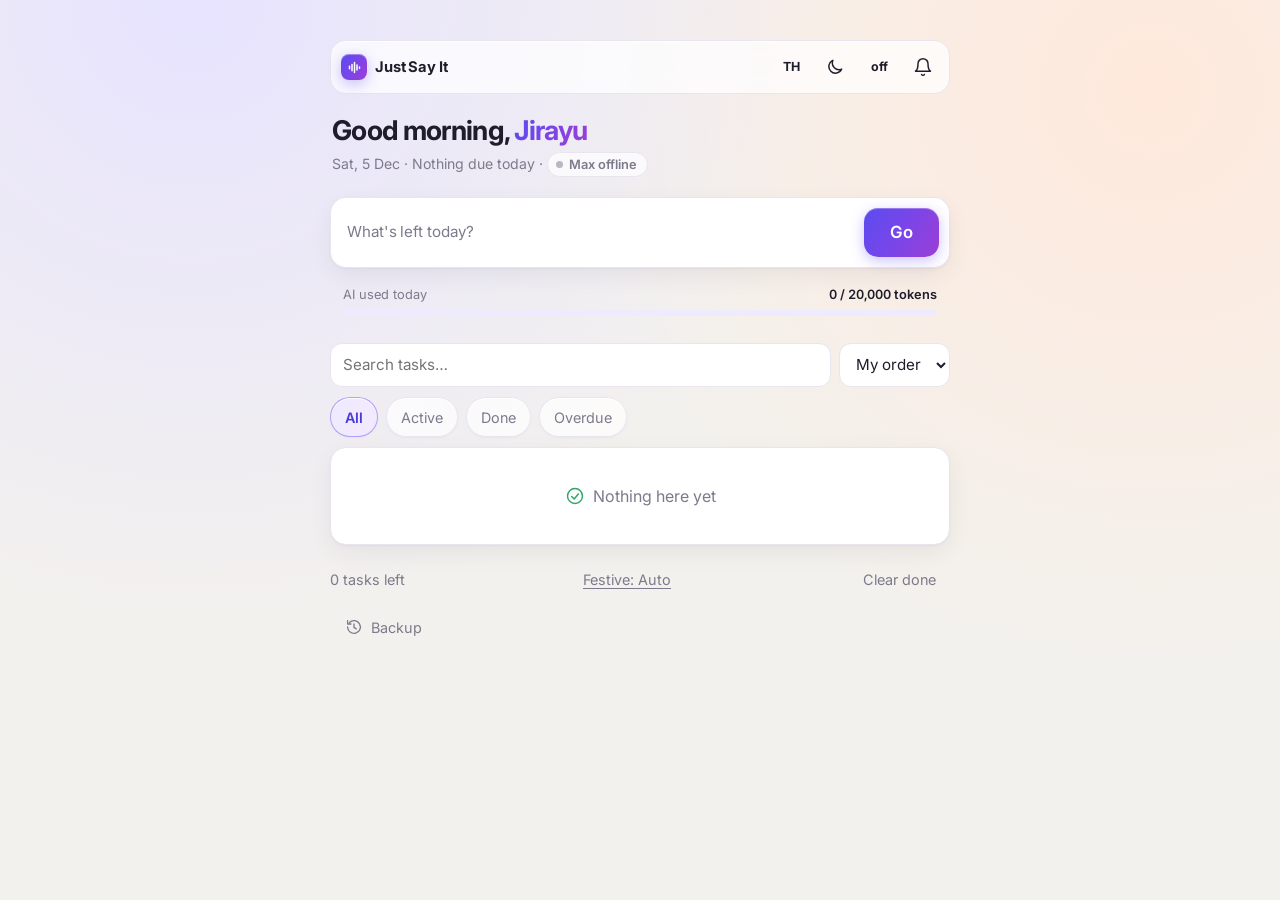
<file: index.html>
<!DOCTYPE html>
<html lang="en">
<head>
  <meta charset="UTF-8">
  <meta name="viewport" content="width=device-width, initial-scale=1.0">
  <title>Just Say It</title>
  <link rel="icon" href="icon.svg" type="image/svg+xml">
  <link rel="icon" href="icon-192.png" type="image/png" sizes="192x192">
  <link rel="apple-touch-icon" href="apple-touch-icon.png">
  <link rel="manifest" href="manifest.json">
  <meta name="theme-color" content="#5b4cf0">
  <link rel="preconnect" href="https://fonts.googleapis.com">
  <link href="https://fonts.googleapis.com/css2?family=Inter:wght@400;500;600;700&family=Noto+Sans+Thai:wght@400;600&display=swap" rel="stylesheet">
  <!-- ?v= makes browsers fetch the new file after an update (raise it on each release) -->
  <link rel="stylesheet" href="style.css?v=54">
</head>
<body>
  <!-- Line icons, drawn once and reused with <use href="#i-..."> -->
  <svg width="0" height="0" style="position: absolute" aria-hidden="true">
    <!-- Halloween variants (h-*): script.js swaps #i-x for #h-x while body.fest-halloween is on -->
    <!-- no h-wave twin: owner wants the normal logo during Halloween (31 Oct) -->
    <symbol id="h-breakdown" viewBox="0 0 24 24"><path d='M12 3v5M12 8L5 20M12 8l7 12M12 8v12M7.5 14q4.5-2 9 0'/></symbol>
    <symbol id="h-timer" viewBox="0 0 24 24"><path d='M7 3h10M7 21h10M8 3c0 5 4 6 4 9s-4 4-4 9M16 3c0 5-4 6-4 9s4 4 4 9'/></symbol>
    <symbol id="h-pencil" viewBox="0 0 24 24"><path d='M20 4c-8 0-13 5-13 12l-3 4M20 4c0 7-5 12-12 12M10 14l6-6'/></symbol>
    <symbol id="h-trash" viewBox="0 0 24 24"><path d='M9 2.5h6L18 9l-3 12.5H9L6 9z'/><path d='M12 8v7M9.5 10.5h5'/></symbol>
    <symbol id="h-history" viewBox="0 0 24 24"><path d='M3.5 12a8.5 8.5 0 1 0 2.5-6'/><path d='M3.5 3.5V8H8'/><path d='M12 9c-3 0-4.5 1.5-4.5 3.5S9 16 12 16s4.5-1.5 4.5-3.5S15 9 12 9z'/></symbol>
    <symbol id="i-pin" viewBox="0 0 24 24"><path d="M9 4h6l-1 6 3 3.5H7L10 10 9 4zM12 13.5V20"/></symbol>
    <symbol id="i-moon"viewBox="0 0 24 24"><path d="M20 14.5A8 8 0 0 1 9.5 4a8 8 0 1 0 10.5 10.5z"/></symbol>
    <symbol id="i-sun" viewBox="0 0 24 24"><circle cx="12" cy="12" r="4"/><path d="M12 2v2M12 20v2M4.9 4.9l1.4 1.4M17.7 17.7l1.4 1.4M2 12h2M20 12h2M4.9 19.1l1.4-1.4M17.7 6.3l1.4-1.4"/></symbol>
    <symbol id="i-bell" viewBox="0 0 24 24"><path d="M6 8a6 6 0 1 1 12 0c0 7 3 9 3 9H3s3-2 3-9"/><path d="M10.3 21a1.9 1.9 0 0 0 3.4 0"/></symbol>
    <symbol id="i-dots" viewBox="0 0 24 24"><circle cx="5" cy="12" r="1.2"/><circle cx="12" cy="12" r="1.2"/><circle cx="19" cy="12" r="1.2"/></symbol>
    <symbol id="i-wave" viewBox="0 0 24 24"><path d="M4 10v4M8 7v10M12 4v16M16 8v8M20 11v2"/></symbol>
    <symbol id="i-breakdown" viewBox="0 0 24 24"><path d="M4 5h16"/><path d="M7 5v4a3 3 0 0 0 3 3h2"/><path d="M7 9v6.5a3 3 0 0 0 3 3h2"/><path d="M16 12h4M16 18.5h4"/></symbol>
    <symbol id="i-pencil" viewBox="0 0 24 24"><path d="M4 20h4L19 9a2.8 2.8 0 0 0-4-4L4 16v4z"/><path d="M13.5 6.5l4 4"/></symbol>
    <symbol id="i-trash" viewBox="0 0 24 24"><path d="M4 7h16M10 11v6M14 11v6M6 7l1 12a2 2 0 0 0 2 2h6a2 2 0 0 0 2-2l1-12M9 7V4.5h6V7"/></symbol>
    <symbol id="i-x" viewBox="0 0 24 24"><path d="M6.5 6.5l11 11M17.5 6.5l-11 11"/></symbol>
    <symbol id="i-calendar" viewBox="0 0 24 24"><rect x="3.5" y="5" width="17" height="15.5" rx="3"/><path d="M3.5 10h17M8 3v4M16 3v4"/></symbol>
    <symbol id="i-steps" viewBox="0 0 24 24"><path d="M4 7l1.8 1.8L9 5.5M4 15.5l1.8 1.8L9 14M12.5 7.5H20M12.5 16H20"/></symbol>
    <symbol id="i-paperclip" viewBox="0 0 24 24"><path d="M20 11.5l-8 8a5 5 0 0 1-7-7l8.5-8.5a3.3 3.3 0 0 1 4.7 4.7L9.7 17.2a1.7 1.7 0 0 1-2.4-2.4L15 7"/></symbol>
    <symbol id="i-check-circle" viewBox="0 0 24 24"><circle cx="12" cy="12" r="9"/><path d="M8 12.5l3 3 5-6"/></symbol>
    <symbol id="i-repeat" viewBox="0 0 24 24"><path d="M17 2l4 4-4 4"/><path d="M3 11v-1a4 4 0 0 1 4-4h14"/><path d="M7 22l-4-4 4-4"/><path d="M21 13v1a4 4 0 0 1-4 4H3"/></symbol>
    <symbol id="i-timer" viewBox="0 0 24 24"><circle cx="12" cy="13.5" r="7.5"/><path d="M12 9.5v4l2.5 1.5M9.5 3h5"/></symbol>
    <symbol id="i-pause" viewBox="0 0 24 24"><path d="M9 6v12M15 6v12"/></symbol>
    <symbol id="i-play" viewBox="0 0 24 24"><path d="M8 5.5v13l10-6.5z"/></symbol>
    <symbol id="i-history" viewBox="0 0 24 24"><path d="M3.5 12a8.5 8.5 0 1 0 2.5-6"/><path d="M3.5 3.5V8H8"/><path d="M12 8v4.5l3 2"/></symbol>
  </svg>

  <main class="app">
    <!-- Header: slim glass bar (logo, settings, team), then a greeting with today's summary -->
    <header class="top">
      <!-- Festive decoration (only drawn when body has fest-halloween): edges only, ignores clicks -->
      <div class="fest-decor" aria-hidden="true"><span class="moon"></span><span class="web"></span><span class="hang sp"></span><span class="hang b1"></span><span class="hang b2"></span></div>
      <span class="fest-flybat" aria-hidden="true"></span>
      <div class="topbar">
        <span class="brand">
          <span class="mark" aria-hidden="true"><svg viewBox="0 0 24 24"><use href="#i-wave"/></svg></span>
          <span data-i18n="title">Just Say It</span>
        </span>
        <div class="top-actions">
          <!-- On phones these three fold into the "more" (three dots) menu -->
          <div class="quick" id="quick">
            <button id="lang" class="ib" title="Language">TH</button>
            <button id="theme" class="ib" title="Dark mode" aria-label="Dark mode"><svg class="i"><use href="#i-moon"/></svg></button>
            <button id="repeat" class="ib" title="Remind again" aria-label="Remind again"></button>
            <button id="notify" class="ib" title="Reminders" aria-label="Reminders"><svg class="i"><use href="#i-bell"/></svg></button>
          </div>
          <!-- Team pill: filled from status.json; stays hidden where there is none (GitHub Pages) -->
          <a href="status.html" class="team" id="team" title="Team status" aria-label="Team status" hidden>
            <span class="avs" id="team-avs"></span><span data-i18n="team">Team</span><small id="team-working"></small><span class="team-dot" id="team-dot" hidden></span>
          </a>
          <button id="more" class="ib only-phone" title="More" aria-label="More" aria-expanded="false" aria-controls="quick"><svg class="i"><use href="#i-dots"/></svg></button>
        </div>
      </div>
      <h1 class="greet" id="greet">Hello</h1>
      <p class="summary"><span id="summary"></span>
        <!-- Max (the AI assistant): green dot = ready, grey = offline. Opens Max's card on the status page -->
        <a href="status.html#max" class="max-status" id="max-status"><i></i><span id="max-text">Max</span></a>
      </p>
      <!-- Plan my day: shown by script.js when something is overdue or due today and today is not planned yet -->
      <p class="plan-row" id="plan-row" hidden><button type="button" id="plan-btn" class="plan-chip"><span class="plan-icon" aria-hidden="true"></span><span id="plan-label">Plan my day</span></button><span class="plan-why" id="plan-why"></span></p>
      <p class="fest-line" id="fest-line" data-i18n="festHalloween"></p>
    </header>

    <!-- Command bar: add a task, or change one ("move #2 to friday", "done #3", "delete laundry") -->
    <!-- AI fills in date, priority and category -->
    <form id="todo-form" class="card add">
      <!-- Hint text: rotating examples from hints.json drawn by hints.js (a real placeholder can't fade) -->
      <div class="hint-field"><input id="todo-input" type="text" aria-label="Tell Max" placeholder=" " autocomplete="off" required><span class="hint-ph" aria-hidden="true"></span></div>
      <button type="submit" id="add-btn" class="primary" data-i18n="add">Go</button>
    </form>
    <p id="pending-bar" class="cmd-msg" role="status"></p> <!-- "Answering Max: …" while Max waits for more words -->
    <p id="cmd-msg" class="cmd-msg" role="status"></p>
    <!-- Ask Max: the answer to a question about the tasks (filled in by script.js) -->
    <div id="answer-card" class="card answer-card" role="region" aria-live="polite" hidden></div>
    <datalist id="cat-list"></datalist>

    <!-- How much AI the app used today, against a daily limit you choose -->
    <button id="usage" class="usage" title="Click to change the daily limit">
      <span class="usage-label"><span data-i18n="aiToday">AI used today</span> <b id="usage-text"></b></span>
      <span class="usage-bar"><span id="usage-fill"></span></span>
    </button>

    <!-- Search, filters, sort -->
    <div class="toolbar">
      <input id="search" type="search" data-i18n-ph="search" placeholder="Search tasks…">
      <select id="sort">
        <option value="manual" data-i18n="sortManual">My order</option>
        <option value="due" data-i18n="sortDue">Due date</option>
        <option value="priority" data-i18n="sortPriority">Priority</option>
      </select>
    </div>
    <div class="chips" id="filters">
      <button class="chip active" data-filter="all" data-i18n="all">All</button>
      <button class="chip" data-filter="active" data-i18n="active">Active</button>
      <button class="chip" data-filter="done" data-i18n="done">Done</button>
      <button class="chip" data-filter="overdue" data-i18n="overdue">Overdue</button>
    </div>
    <div class="chips" id="cat-filters"></div>
    <div class="chips" id="num-filter" hidden></div>

    <ul id="todo-list" class="card list"></ul>

    <footer>
      <span id="counter"></span>
      <button id="fest-toggle" class="link" type="button"></button>
      <button id="clear-done" class="link" data-i18n="clear">Clear done</button>
    </footer>
    <!-- "Clear done" asks Yes/No here, next to the button -->
    <p id="foot-msg" class="cmd-msg" role="status"></p>

    <!-- Backups: the app also backs up by itself before changes (needs server.py) -->
    <details class="backup-menu">
      <summary class="link"><svg class="i" aria-hidden="true"><use href="#i-history"/></svg><span data-i18n="backupMenu">Backup</span></summary>
      <div class="chips">
        <button id="backup-now" class="chip" data-i18n="backupNow" title="File attachments are not included">Back up now</button>
        <button id="restore" class="chip" data-i18n="restore">Restore…</button>
        <button id="export" class="chip" data-i18n="exportFile" title="File attachments are not included">Export file</button>
        <button id="import" class="chip" data-i18n="importFile">Import file</button>
        <input id="import-file" type="file" accept=".json,application/json" hidden>
      </div>
      <p class="backup-note" data-i18n="backupNote">Your tasks are backed up automatically before changes. File attachments are not included.</p>
      <p id="backup-msg" class="cmd-msg" role="status"></p>
      <div id="backup-list" class="chips backup-list"></div>
    </details>
  </main>

  <!-- Reminder banner: works where system notifications don't (iPhone over Tailscale). Fixed at the TOP so it never covers the focus bar below -->
  <div id="remind-bar" class="focus-bar remind-bar" role="alert" hidden>
    <svg class="i" aria-hidden="true"><use href="#i-bell"/></svg>
    <div class="focus-info"><div id="remind-head" class="remind-head"></div><div id="remind-title" class="focus-title"></div></div>
    <div id="remind-main" class="focus-btns">
      <button id="remind-done" class="chip active" type="button"></button>
      <button id="remind-snooze" class="chip" type="button" aria-expanded="false"></button>
      <button id="remind-close" class="ib" type="button"><svg class="i" aria-hidden="true"><use href="#i-x"/></svg></button>
    </div>
    <div id="remind-opts" class="focus-btns remind-opts" hidden>
      <button class="chip" type="button" data-snooze="10"></button>
      <button class="chip" type="button" data-snooze="60"></button>
      <button class="chip" type="button" data-snooze="tomorrow"></button>
    </div>
  </div>

  <!-- Focus timer bar: outside the task list on purpose (the list is redrawn often); script.js fills it in -->
  <div id="focus-bar" class="focus-bar" role="status" hidden>
    <svg class="i" aria-hidden="true"><use href="#i-timer"/></svg>
    <div class="focus-info"><div id="focus-title" class="focus-title"></div><div id="focus-time" class="focus-time"></div></div>
    <div id="focus-run" class="focus-btns">
      <button id="focus-pause" class="ib" type="button"></button>
      <button id="focus-plus" class="ib focus-plus" type="button"></button>
      <button id="focus-stop" class="ib" type="button"><svg class="i" aria-hidden="true"><use href="#i-x"/></svg></button>
    </div>
    <div id="focus-end" class="focus-btns" hidden>
      <button id="focus-done" class="chip active" type="button"></button>
      <button id="focus-later" class="chip" type="button"></button>
    </div>
    <span id="focus-fill" class="focus-fill" aria-hidden="true"></span>
  </div>

  <script src="hints.js?v=2"></script>
  <script src="max-offline.js?v=2"></script>
  <script src="script.js?v=56"></script>
</body>
</html>
</file>
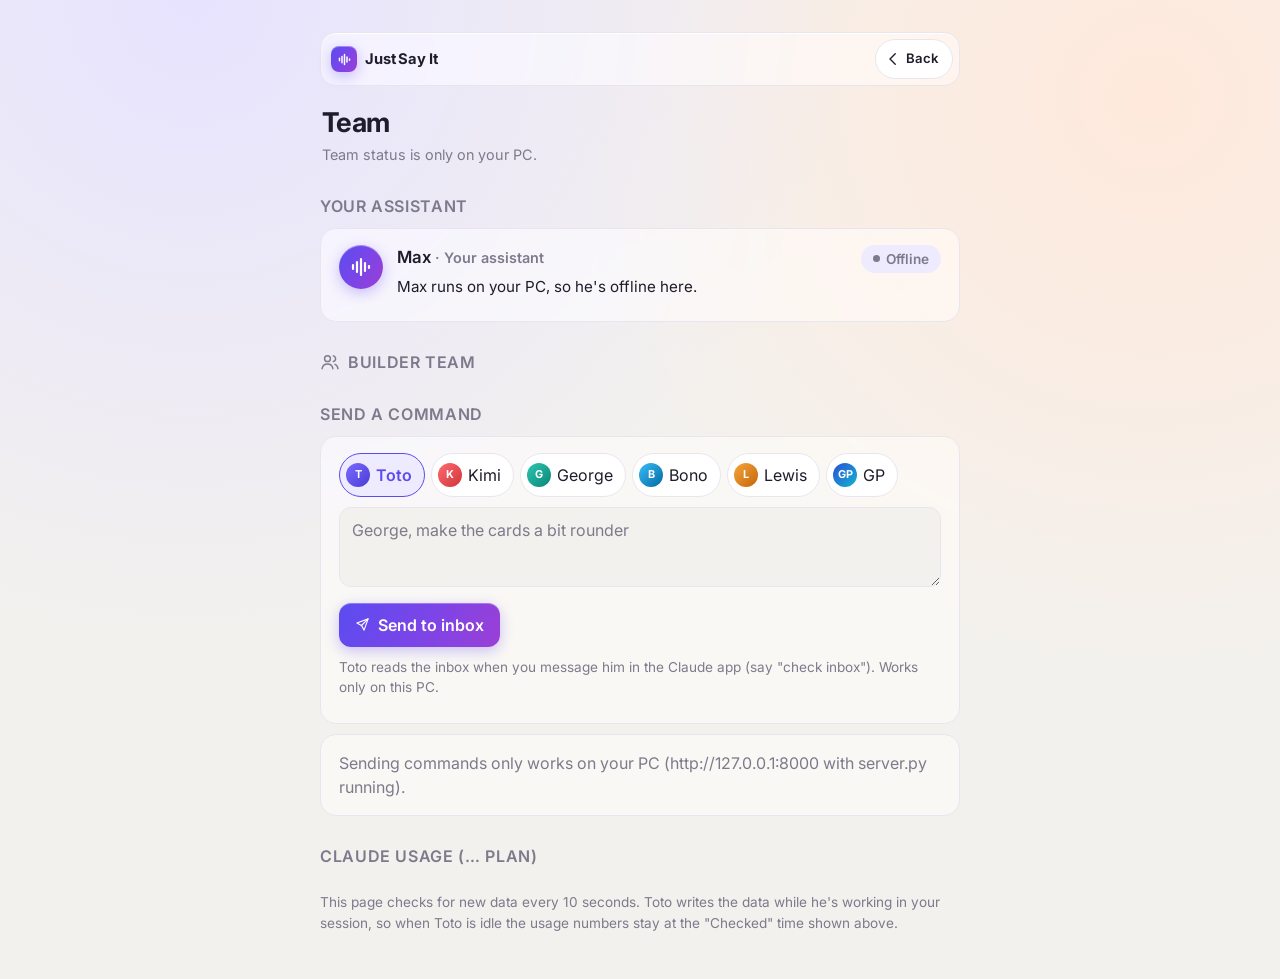
<file: status.html>
<!DOCTYPE html>
<html lang="en">
<head>
  <meta charset="UTF-8">
  <meta name="viewport" content="width=device-width, initial-scale=1.0">
  <title>Team Status</title>
  <link href="https://fonts.googleapis.com/css2?family=Inter:wght@400;500;600;700&family=Noto+Sans+Thai:wght@400;600&display=swap" rel="stylesheet">
  <script>
    // Same light/dark as the app: read the app's saved setting (index.html keeps it in localStorage "settings").
    // No saved setting yet: follow the computer's setting. Runs before the page draws, so there is no flash.
    function applyTheme() {
      let theme = "";
      try { theme = (JSON.parse(localStorage.getItem("settings")) || {}).theme || ""; } catch {}
      if (theme !== "dark" && theme !== "light") theme = matchMedia("(prefers-color-scheme: dark)").matches ? "dark" : "light";
      document.documentElement.dataset.theme = theme;
    }
    applyTheme();
    addEventListener("storage", (e) => { if (e.key === "settings") applyTheme(); }); // changed in the app's tab
  </script>
  <style>
    :root {
      --bg: #f3f1ed; --card: #fff; --text: #1f1d2b; --muted: #7d7a8c; --border: #e8e5ef;
      --accent: #5b4cf0; --accent-soft: #eeebff; --green: #30a46c; --amber: #f5a524; --red: #e5484d;
      /* Same glass bar + logo as the app (values from style.css) */
      --glass: rgba(255, 255, 255, .72); --glass-hi: rgba(255, 255, 255, .9); --chip-on-line: rgba(91, 76, 240, .45);
      --ai-grad: linear-gradient(120deg, #5b4cf0 0%, #7a45e8 50%, #9b3fd6 100%); --ai-glow: rgba(98, 70, 235, .32);
      --on-accent: #fff;
      --bg-grad: radial-gradient(circle at 15% 0%, #e7e3ff 0, transparent 45%), radial-gradient(circle at 90% 10%, #ffe9dc 0, transparent 40%);
      --ok-soft: #e3f6ec; --busy-soft: #fff4dd; --new-bg: #fff3dc; --new-text: #a16207;
    }
    :root { --dec-amber: #b45309; --dec-amber-soft: #fdf0d9; --dec-dot: #e08a00; --dec-ok: #1a7f4b; }  /* Decisions card (George's mockup) */
    :root[data-theme="dark"] {
      --dec-amber: #f5b94d; --dec-amber-soft: #3a2d12; --dec-dot: #f5a524; --dec-ok: #5fd39a;
      --bg: #121119; --card: #1c1b26; --text: #ecebf5; --muted: #8f8ca3; --border: #2c2a3a; --accent: #8b7fff; --accent-soft: #2a2647;
      --glass: rgba(34, 32, 48, .66); --glass-hi: rgba(255, 255, 255, .06); --chip-on-line: rgba(139, 127, 255, .6);
      --ai-grad: linear-gradient(120deg, #8b7fff 0%, #a98bfa 50%, #c99af2 100%); --ai-glow: rgba(139, 127, 255, .28);
      --on-accent: #16131f; --green: #3dd68c; --amber: #ffc53d;
      --bg-grad: radial-gradient(circle at 15% 0%, #2a2354 0, transparent 45%), radial-gradient(circle at 90% 10%, #3a2320 0, transparent 40%);
      --ok-soft: rgba(61, 214, 140, .14); --busy-soft: rgba(255, 197, 61, .14); --new-bg: #2d2416; --new-text: #f3c873;
      color-scheme: dark;
    }
    * { box-sizing: border-box; }
    body { margin: 0; min-height: 100vh; background: var(--bg-grad), var(--bg); color: var(--text); font-family: "Inter", "Noto Sans Thai", system-ui, sans-serif; line-height: 1.5; padding: 32px 16px; }
    .wrap { max-width: 640px; margin: 0 auto; }
    /* Top bar: same look as the app's header (logo left, Back pill right) */
    .topbar {
      display: flex; align-items: center; justify-content: space-between; gap: 8px;
      padding: 6px 6px 6px 10px; border-radius: 16px;
      background: var(--glass); border: 1px solid var(--border); box-shadow: inset 0 1px 0 var(--glass-hi);
      -webkit-backdrop-filter: blur(10px); backdrop-filter: blur(10px);
    }
    .brand { display: flex; align-items: center; gap: 8px; font-weight: 700; font-size: .92rem; letter-spacing: -.01em; white-space: nowrap; }
    .mark { width: 26px; height: 26px; border-radius: 8px; flex: none; display: grid; place-items: center;
      background: var(--ai-grad); box-shadow: 0 4px 14px var(--ai-glow), inset 0 1px 0 rgba(255, 255, 255, .35); }
    .mark svg { width: 15px; height: 15px; stroke: #fff; stroke-width: 2.4; stroke-linecap: round; fill: none; }
    .back svg { width: 18px; height: 18px; stroke: currentColor; fill: none; stroke-width: 1.8; stroke-linecap: round; stroke-linejoin: round; }
    .greet { margin: 20px 2px 0; font-size: 1.7rem; font-weight: 700; letter-spacing: -.025em; line-height: 1.25; }
    .greet + .updated { margin: 4px 2px 0; }
    h2 svg.i { vertical-align: -4px; margin-right: 8px; }
    h2 { font-size: 1rem; margin: 28px 0 10px; color: var(--muted); font-weight: 600; text-transform: uppercase; letter-spacing: .04em; }
    a { color: var(--accent); }
    .updated { color: var(--muted); font-size: .9rem; }
    .stale { color: var(--amber); }
    .card { background: var(--card); border: 1px solid var(--border); border-radius: 16px; padding: 16px 18px; }
    .card + .card { margin-top: 10px; }
    .agent { display: flex; gap: 14px; align-items: flex-start; position: relative; }
    .agent > div:not(.avatar) { flex: 1; min-width: 0; }
    /* Phone: the status badge sits in the corner so the text gets the full width */
    @media (max-width: 480px) {
      .agent .badge { position: absolute; top: 14px; right: 14px; }
      .agent .name { padding-right: 88px; }
    }
    /* Line icons (same set as the app) */
    svg.i { width: 20px; height: 20px; flex: none; stroke: currentColor; fill: none; stroke-width: 1.75; stroke-linecap: round; stroke-linejoin: round; pointer-events: none; }
    svg.i.sm { width: 15px; height: 15px; }
    /* Avatars: a gradient circle with the initial, plus a small role icon */
    .avatar {
      width: 44px; height: 44px; flex: none; border-radius: 50%; display: grid; place-items: center; position: relative;
      color: #fff; font-weight: 700; font-size: 1.05rem; background: linear-gradient(135deg, #9a97ab, #6d6a80);
      box-shadow: inset 0 1px 0 rgba(255, 255, 255, .3);
    }
    .avatar .role-ic {
      position: absolute; right: -4px; bottom: -4px; width: 22px; height: 22px; border-radius: 50%;
      display: grid; place-items: center; background: var(--card); color: var(--text); box-shadow: 0 0 0 1px var(--border);
    }
    .avatar .role-ic svg.i { width: 13px; height: 13px; stroke-width: 2; }
    .av-toto { background: linear-gradient(135deg, #7b6cff, #4a3bd6); }
    .av-kimi { background: linear-gradient(135deg, #ff6b6f, #d03439); }
    .av-george { background: linear-gradient(135deg, #2cc7b2, #0b8576); }
    .av-lewis { background: linear-gradient(135deg, #f6a53c, #c4650a); }
    .av-bono { background: linear-gradient(135deg, #38bdf8, #0369a1); } /* sky blue: Bono, tester */
    .av-gp { background: linear-gradient(135deg, #2b4fd8, #12b5cf); } /* blueprint blue to cyan: GP, architect */
    .mini { width: 24px; height: 24px; flex: none; border-radius: 50%; display: inline-grid; place-items: center; color: #fff; font-size: .68rem; font-weight: 700; }
    .mini:not([class*="av-"]) { background: linear-gradient(135deg, #9a97ab, #6d6a80); }
    .name { font-weight: 600; font-size: 1.05rem; }
    .role { color: var(--muted); font-size: .9rem; }
    .job { margin-top: 6px; font-size: .95rem; }
    .badge { margin-left: auto; padding: 4px 12px; border-radius: 999px; font-size: .85rem; font-weight: 600; white-space: nowrap; }
    .badge { display: inline-flex; align-items: center; gap: 6px; }
    .badge::before { content: ""; width: 7px; height: 7px; border-radius: 50%; background: currentColor; }
    .working { background: var(--busy-soft); color: #a86a10; }
    .working::before { background: var(--amber); }
    :root[data-theme="dark"] .working { color: var(--amber); }
    .done { background: var(--ok-soft); color: #217a4f; }
    .done::before { background: var(--green); }
    :root[data-theme="dark"] .done { color: var(--green); }
    .idle { background: var(--accent-soft); color: var(--muted); }
    .meter-top { display: flex; justify-content: space-between; margin-bottom: 8px; }
    .meter-top b { font-size: 1.1rem; }
    .bar { height: 10px; border-radius: 999px; background: var(--accent-soft); overflow: hidden; }
    .fill { height: 100%; border-radius: 999px; background: var(--green); transition: width .5s; }
    .fill.warn { background: var(--amber); }
    .fill.full { background: var(--red); }
    .fill.unknown { background: var(--muted); opacity: .4; }
    .resets { margin-top: 6px; color: var(--muted); font-size: .85rem; }
    .note { color: var(--muted); font-size: .85rem; margin-top: 24px; }
    .back {
      display: inline-flex; align-items: center; gap: 4px; height: 40px; padding: 0 14px 0 8px; border-radius: 99px;
      border: 1px solid var(--border); background: var(--card);
      color: var(--text); text-decoration: none; font-size: .82rem; font-weight: 600; transition: border-color .2s;
    }
    .back:hover { border-color: var(--chip-on-line); }
    @media (prefers-reduced-motion: reduce) { .back, .to button, .send { transition: none; } }
    .cmd { display: grid; gap: 10px; }
    .to { display: flex; gap: 6px; flex-wrap: wrap; }
    .to button, .send { min-height: 44px; padding: 0 16px; border-radius: 12px; border: 1px solid var(--border); background: var(--card); color: var(--text); font: inherit; cursor: pointer; transition: border-color .2s, filter .2s; }
    /* Slimmer pills so 6 members fit in 2 rows on a phone; height stays 44px for easy tapping */
    .to button { display: inline-flex; align-items: center; gap: 6px; padding: 0 12px 0 6px; border-radius: 99px; }
    .to button:hover { border-color: var(--chip-on-line); }
    .to button.on { border-color: var(--accent); background: var(--accent-soft); color: var(--accent); font-weight: 600; }
    /* Rotating example hint over the empty box (hints.js) */
    .hint-field { position: relative; }
    #cmd-text { width: 100%; box-sizing: border-box; }
    .hint-ph { position: absolute; top: 11px; left: 13px; right: 13px; color: var(--muted); pointer-events: none; white-space: nowrap; overflow: hidden; text-overflow: ellipsis; transition: opacity .45s ease; }
    .hint-ph.out, #cmd-text:not(:placeholder-shown) ~ .hint-ph, #cmd-text:focus ~ .hint-ph { opacity: 0; }
    @media (prefers-reduced-motion: reduce) { .hint-ph { transition: none; } }
    #cmd-text { min-height: 80px; padding: 10px 12px; border: 1px solid var(--border); border-radius: 12px; background: var(--bg); color: var(--text); font: inherit; resize: vertical; }
    .send {
      display: inline-flex; align-items: center; gap: 8px;
      background: var(--ai-grad); border: none; color: var(--on-accent); font-weight: 600;
      box-shadow: inset 0 1px 0 rgba(255, 255, 255, .28), 0 4px 14px var(--ai-glow);
    }
    .send { justify-self: start; }
    .send:hover { filter: brightness(1.06); }
    .send:disabled { opacity: .6; cursor: wait; }
    .hint { margin: 0; color: var(--muted); font-size: .85rem; }
    #inbox { margin-top: 10px; }
    .msg-head { display: flex; flex-wrap: wrap; gap: 8px; align-items: center; font-size: .85rem; color: var(--muted); }
    .msg-text { margin-top: 4px; white-space: pre-wrap; word-break: break-word; }
    .reply { margin-top: 8px; padding: 8px 12px; border-radius: 10px; background: var(--accent-soft); font-size: .92rem; white-space: pre-wrap; }
    .new { background: var(--new-bg); color: var(--new-text); }
    .empty { color: var(--muted); }
    /* Max's card */
    .max-avatar { background: var(--ai-grad); box-shadow: 0 4px 14px var(--ai-glow), inset 0 1px 0 rgba(255, 255, 255, .35); }
    .max-avatar svg.i { width: 24px; height: 24px; stroke: #fff; stroke-width: 2.2; }
    /* Decisions card: collapsed by default, amber "N new" badge */
    .dec { margin-top: 18px; background: var(--card); border: 1px solid var(--border); border-radius: 18px; overflow: hidden; }
    .dec[hidden] { display: none; }
    .dec button { font: inherit; color: inherit; cursor: pointer; }
    .dec-h { width: 100%; display: flex; align-items: center; gap: 10px; min-height: 56px; padding: 8px 14px; background: none; border: 0; text-align: left; }
    .dec-ic { width: 34px; height: 34px; flex: none; border-radius: 10px; background: var(--accent-soft); color: var(--accent); display: grid; place-items: center; }
    .dec-t { flex: 1; min-width: 0; font-weight: 600; }
    .dec-t small { display: block; font-weight: 400; color: var(--muted); font-size: .8rem; }
    .dec-badge { display: inline-flex; align-items: center; gap: 6px; padding: 3px 10px; border-radius: 999px; background: var(--dec-amber-soft); color: var(--dec-amber); font-size: .78rem; font-weight: 600; white-space: nowrap; }
    .dec-badge i { width: 7px; height: 7px; border-radius: 50%; background: var(--dec-dot); }
    .dec .chev { transition: transform .2s; color: var(--muted); }
    .dec [aria-expanded="true"] > .chev { transform: rotate(180deg); }
    .dec-body { padding: 2px 12px 14px; display: grid; gap: 10px; }
    .dec-item { border: 1px solid var(--border); border-radius: 14px; padding: 12px; background: var(--bg); }
    .dec-item h3 { margin: 0 0 4px; font-size: .95rem; }
    .dec-item p { margin: 0 0 6px; color: var(--muted); font-size: .86rem; white-space: pre-wrap; word-break: break-word; }
    .dec-meta { display: flex; flex-wrap: wrap; gap: 6px; margin: 8px 0; }
    .dec-chip { font-size: .78rem; padding: 2px 9px; border-radius: 999px; border: 1px solid var(--border); color: var(--muted); }
    .dec-chip.pick { color: var(--accent); background: var(--accent-soft); border-color: transparent; font-weight: 600; }
    .dec-note { width: 100%; min-height: 44px; border-radius: 12px; border: 1px solid var(--border); background: var(--card); color: inherit; font: inherit; padding: 10px 12px; resize: vertical; }
    .dec-act { display: flex; gap: 8px; margin-top: 8px; }
    .dec-act button { flex: 1; min-height: 44px; border-radius: 12px; border: 1px solid var(--border); background: var(--card); font-weight: 600; }
    .dec-act button:disabled { opacity: .6; cursor: wait; }
    .dec-act .go { background: var(--ai-grad); color: var(--on-accent); border: 0; }
    .dec-hist { width: 100%; display: flex; align-items: center; gap: 8px; min-height: 44px; padding: 0 6px; background: none; border: 0; color: var(--muted); font-size: .86rem; }
    .dec-hl { padding: 0 6px 4px; font-size: .84rem; color: var(--muted); }
    .dec-hl div { display: flex; justify-content: space-between; gap: 8px; padding: 6px 0; border-top: 1px solid var(--border); }
    .dec-hl .ok { color: var(--dec-ok); white-space: nowrap; }
    .dec-arch { display: block; width: 100%; min-height: 44px; margin-top: 4px; border-radius: 12px; border: 1px solid var(--border); background: var(--card); color: inherit; font-weight: 600; }
    .dec-arch:disabled { opacity: .6; cursor: wait; }
    .dec-msg { margin: 0; font-size: .84rem; color: var(--red); }
    @media (prefers-reduced-motion: reduce) { .dec .chev { transition: none; } }
    button:focus-visible, a:focus-visible { outline: 2px solid var(--accent); outline-offset: 2px; }

    /* ===== Base glass (owner, 31 Oct): 50% see-through + tiny blur, all year ===== */
    .topbar, .card, .dec { background: color-mix(in srgb, var(--card) 50%, transparent); -webkit-backdrop-filter: blur(1.5px) saturate(1.4); backdrop-filter: blur(1.5px) saturate(1.4); }
    /* ===== Halloween (body.fest-halloween; same date rule + "fest" setting as the app) ===== */
    :root { --fest-jack: url("data:image/svg+xml,%3Csvg xmlns='http://www.w3.org/2000/svg' viewBox='0 0 64 64'%3E%3Cg transform='translate%280 4%29'%3E%3Cg transform='translate%2832 37%29 scale%28.95 .9%29 translate%28-32 -37%29'%3E%3Cpath d='M32 15c1-4 3-6 6-7' stroke='%234E7A2E' stroke-width='3.5' fill='none' stroke-linecap='round'/%3E%3Cpath d='M37 9c3-1 6 0 7 3-3 1-6 0-7-3z' fill='%234E7A2E'/%3E%3Cellipse cx='20' cy='37' rx='13' ry='19' fill='%23F28C28' stroke='%23B4530F' stroke-width='2'/%3E%3Cellipse cx='44' cy='37' rx='13' ry='19' fill='%23F28C28' stroke='%23B4530F' stroke-width='2'/%3E%3Cellipse cx='32' cy='37' rx='13' ry='21' fill='%23F28C28' stroke='%23B4530F' stroke-width='2'/%3E%3C/g%3E%3Cpath d='M19 36l5-8 5 8zM35 36l5-8 5 8zM18 44q14 11 28 0l-3 1-3-3-3 3-2-3-3 3-2-3-3 3-3-3z' fill='%23FFD36B' stroke='%23B4530F' stroke-width='1' stroke-linejoin='round'/%3E%3C/g%3E%3Cpath d='M14 21h36' stroke='%233b2a5c' stroke-width='4' stroke-linecap='round'/%3E%3Cpath d='M22 20l9-17 11 17z' fill='%233b2a5c'/%3E%3Cpath d='M24 17h16' stroke='%238b7fff' stroke-width='3'/%3E%3C/svg%3E");
      --fest-2: #7c3aed; --fest-moon: rgba(234, 88, 12, .16);
      --fest-bat: url("data:image/svg+xml,%3Csvg xmlns='http://www.w3.org/2000/svg' viewBox='0 0 24 24' fill='none' stroke='black' stroke-width='1.5' stroke-linecap='round' stroke-linejoin='round'%3E%3Cpath d='M2.5 8c3 0 5 1 6.5 3.5L12 10l3 1.5C16.5 9 18.5 8 21.5 8c-.5 3-.5 6-3.5 8.5l-2-2-4 2.5-4-2.5-2 2C3 14 3 11 2.5 8z'/%3E%3C/svg%3E"); --fest-web: url("data:image/svg+xml,%3Csvg xmlns='http://www.w3.org/2000/svg' viewBox='0 0 40 40' fill='none' stroke='black' stroke-width='1.2' stroke-linecap='round' stroke-linejoin='round'%3E%3Cpath d='M0 0L40 12M0 0L30 30M0 0L12 40M0 9Q6 6 9 0M0 18Q12 13 18 0M0 28Q18 20 28 0M0 38Q26 28 38 0'/%3E%3C/svg%3E"); --fest-spider: url("data:image/svg+xml,%3Csvg xmlns='http://www.w3.org/2000/svg' viewBox='0 0 24 24' fill='none' stroke='black' stroke-width='1.5' stroke-linecap='round' stroke-linejoin='round'%3E%3Ccircle cx='12' cy='15' r='3.5'/%3E%3Cpath d='M12 11.5V9M9 13l-5-3M9 15l-6 1M9.5 17l-4 4M15 13l5-3M15 15l6 1M14.5 17l4 4'/%3E%3C/svg%3E"); --fest-ghost: url("data:image/svg+xml,%3Csvg xmlns='http://www.w3.org/2000/svg' viewBox='0 0 24 24' fill='none' stroke='black' stroke-width='1.5' stroke-linecap='round' stroke-linejoin='round'%3E%3Cpath d='M5 21V11a7 7 0 0 1 14 0v10l-3-2-2 2-2-2-2 2-2-2zM9.5 11h.01M14.5 11h.01'/%3E%3C/svg%3E"); --fest-pump: url("data:image/svg+xml,%3Csvg xmlns='http://www.w3.org/2000/svg' viewBox='0 0 24 24' fill='none' stroke='black' stroke-width='1.5' stroke-linecap='round' stroke-linejoin='round'%3E%3Cellipse cx='7.5' cy='14.5' rx='4.5' ry='6' fill='black' fill-opacity='.28'/%3E%3Cellipse cx='16.5' cy='14.5' rx='4.5' ry='6' fill='black' fill-opacity='.28'/%3E%3Cellipse cx='12' cy='14.5' rx='3.5' ry='6.5' fill='black' fill-opacity='.28'/%3E%3Cpath d='M12 8V5.5c0-1.5 1-2.5 2.5-2.5 1 0 1.7.7 1.7 1.6'/%3E%3Cpath d='M12 6.2C11 4.4 9.2 4 8 4.6c.5 1.4 2 2.2 4 1.6z'/%3E%3C/svg%3E"); }
    :root[data-theme="dark"] { --fest-jack: url("data:image/svg+xml,%3Csvg xmlns='http://www.w3.org/2000/svg' viewBox='0 0 64 64'%3E%3Cg transform='translate%280 4%29'%3E%3Cg transform='translate%2832 37%29 scale%28.95 .9%29 translate%28-32 -37%29'%3E%3Cpath d='M32 15c1-4 3-6 6-7' stroke='%234E7A2E' stroke-width='3.5' fill='none' stroke-linecap='round'/%3E%3Cpath d='M37 9c3-1 6 0 7 3-3 1-6 0-7-3z' fill='%234E7A2E'/%3E%3Cellipse cx='20' cy='37' rx='13' ry='19' fill='%23F28C28' stroke='%23B4530F' stroke-width='2'/%3E%3Cellipse cx='44' cy='37' rx='13' ry='19' fill='%23F28C28' stroke='%23B4530F' stroke-width='2'/%3E%3Cellipse cx='32' cy='37' rx='13' ry='21' fill='%23F28C28' stroke='%23B4530F' stroke-width='2'/%3E%3C/g%3E%3Cpath d='M19 36l5-8 5 8zM35 36l5-8 5 8zM18 44q14 11 28 0l-3 1-3-3-3 3-2-3-3 3-2-3-3 3-3-3z' fill='%23FFD36B' stroke='%23B4530F' stroke-width='1' stroke-linejoin='round'/%3E%3C/g%3E%3Cpath d='M14 21h36' stroke='%233b2a5c' stroke-width='4' stroke-linecap='round'/%3E%3Cpath d='M22 20l9-17 11 17z' fill='%233b2a5c'/%3E%3Cpath d='M24 17h16' stroke='%238b7fff' stroke-width='3'/%3E%3C/svg%3E"); --fest-2: #a78bfa; --fest-moon: rgba(251, 191, 36, .18); }
    body.fest-halloween { --accent: #c2410c; --accent-soft: #fff1e7;
      --bg-grad: radial-gradient(circle at 15% 0%, #e7e3ff 0, transparent 45%), radial-gradient(circle at 90% 10%, #ffd9c2 0, transparent 40%); }
    :root[data-theme="dark"] body.fest-halloween { --accent: #ea580c; --accent-soft: #2a1a2e;
      --bg-grad: radial-gradient(circle at 15% 0%, #2a2354 0, transparent 45%), radial-gradient(circle at 90% 10%, #3b1d12 0, transparent 40%); }
    .fest-decor { display: none; }
    /* copied from the app's style.css so both headers look the same: decor behind the glass bar, not inside it */
    body.fest-halloween .top { position: relative; }
    body.fest-halloween .topbar { position: relative; z-index: 1; box-shadow: inset 0 1px 0 var(--glass-hi); }
    body.fest-halloween .fest-decor { display: block; position: absolute; inset: 0; pointer-events: none; z-index: 0; }
    .fest-decor > * { position: absolute; pointer-events: none; }
    .fest-decor .moon { inset: -30px -10px auto auto; width: 70%; height: 150px; background: radial-gradient(ellipse at 85% 30%, var(--fest-moon), transparent 65%); }
    .fest-decor .web { top: 0; right: 0; width: 64px; height: 64px; background: var(--fest-2); opacity: .8; transform: scaleX(-1);
      -webkit-mask: var(--fest-web) center / contain no-repeat; mask: var(--fest-web) center / contain no-repeat; }
    @media (max-width: 480px) { .fest-decor .sp { display: none; } .fest-decor .web { width: 56px; height: 56px; } }
    .fest-decor .hang { top: 54px; width: 18px; transform-origin: 50% 0; }
    .fest-decor .hang::before { content: ""; display: block; width: 1px; height: var(--t); margin: 0 auto; background: var(--fest-2); opacity: .7; }
    .fest-decor .hang::after { content: ""; display: block; width: 18px; height: 18px; background: var(--accent);
      -webkit-mask: var(--fest-bat) center / contain no-repeat; mask: var(--fest-bat) center / contain no-repeat; }
    .fest-decor .hang.sp::after { background: var(--fest-2); -webkit-mask-image: var(--fest-spider); mask-image: var(--fest-spider); }
    .fest-decor .b1 { right: 56px; --t: 6px; } .fest-decor .b2 { right: 26px; --t: 14px; } .fest-decor .sp { right: 90px; --t: 10px; }
    body.fest-halloween .greet { margin-top: 48px; }
    body.fest-halloween .wrap::after { content: ""; display: block; height: 38px; margin-top: 18px; pointer-events: none;
      background: var(--fest-jack) right 12px bottom / 36px 36px no-repeat, var(--fest-jack) right 56px bottom / 22px 22px no-repeat, var(--fest-jack) left 14px bottom / 24px 24px no-repeat; }
    :root[data-theme="dark"] body.fest-halloween .wrap::after { filter: drop-shadow(0 0 4px rgba(255, 181, 71, .55)); }
    @media (prefers-reduced-motion: no-preference) {
      .fest-decor .hang { animation: fest-sway 4s ease-in-out infinite alternate; }
      .fest-decor .b2 { animation-duration: 5.2s; }
      .fest-decor .sp { animation: fest-bob 3.4s ease-in-out infinite alternate; }
      @keyframes fest-sway { from { transform: rotate(-6deg); } to { transform: rotate(6deg); } }
      @keyframes fest-bob { to { transform: translateY(6px); } }
    }
  </style>
</head>
<body>
  <script>
    // Same rule + setting as the app (script.js festTheme): 20 Oct - 3 Nov, unless settings.fest is "off"
    var _s = {}; try { _s = JSON.parse(localStorage.getItem("settings")) || {}; } catch (e) {}
    var _n = new Date(), _m = _n.getMonth(), _d = _n.getDate();
    if (_s.fest !== "off" && ((_m === 9 && _d >= 20) || (_m === 10 && _d <= 3))) document.body.classList.add("fest-halloween");
  </script>
  <!-- Line icons (same set as the app), reused with <use href="#i-..."> -->
  <svg width="0" height="0" style="position: absolute" aria-hidden="true">
    <symbol id="i-wave" viewBox="0 0 24 24"><path d="M4 10v4M8 7v10M12 4v16M16 8v8M20 11v2"/></symbol>
    <symbol id="i-back" viewBox="0 0 24 24"><path d="M15 5l-7 7 7 7"/></symbol>
    <symbol id="i-compass" viewBox="0 0 24 24"><circle cx="12" cy="12" r="9"/><path d="M15.5 8.5l-2 5-5 2 2-5z"/></symbol>
    <symbol id="i-square" viewBox="0 0 24 24"><path d="M4 20V4l16 16z"/><path d="M7.5 20v-3M11 20v-3M7.5 12.5h3M7.5 9h2"/></symbol>
    <symbol id="i-code" viewBox="0 0 24 24"><path d="M8.5 7L3.5 12l5 5M15.5 7l5 5-5 5M13.5 4.5l-3 15"/></symbol>
    <symbol id="i-palette" viewBox="0 0 24 24"><path d="M12 3a9 9 0 1 0 0 18c1.3 0 2-.9 2-2 0-.6-.3-1-.6-1.4-.4-.4-.6-.8-.6-1.4 0-1.1.9-2 2-2h2.3A3.9 3.9 0 0 0 21 10.4C21 6.3 17 3 12 3z"/><circle cx="7.5" cy="11.5" r=".9"/><circle cx="10" cy="7.5" r=".9"/><circle cx="14.5" cy="7.5" r=".9"/></symbol>
    <symbol id="i-send" viewBox="0 0 24 24"><path d="M21 3L10 14"/><path d="M21 3l-6.5 18-4-7.5L3 9.5z"/></symbol>
    <symbol id="i-external" viewBox="0 0 24 24"><path d="M14 4h6v6M20 4l-9 9M18 14v4a2 2 0 0 1-2 2H6a2 2 0 0 1-2-2V8a2 2 0 0 1 2-2h4"/></symbol>
    <symbol id="i-check-circle" viewBox="0 0 24 24"><circle cx="12" cy="12" r="9"/><path d="M8 12.5l3 3 5-6"/></symbol>
    <symbol id="i-bulb" viewBox="0 0 24 24"><path d="M9.5 18h5M10.5 21h3"/><path d="M12 3a6 6 0 0 0-3.5 10.9c.6.5 1 1.2 1 2v.1h5v-.1c0-.8.4-1.5 1-2A6 6 0 0 0 12 3z"/></symbol>
    <symbol id="i-chev" viewBox="0 0 24 24"><path d="M6 9l6 6 6-6"/></symbol>
    <symbol id="i-decide" viewBox="0 0 24 24"><path d="M12 3v6M12 9l-6 5v7M12 9l6 5v7"/></symbol>
    <symbol id="i-hist" viewBox="0 0 24 24"><path d="M4 12a8 8 0 108-8 8 8 0 00-6 2.7M4 4v4h4M12 8v4l3 2"/></symbol>
    <symbol id="i-team" viewBox="0 0 24 24"><circle cx="9" cy="8" r="3.5"/><path d="M2.5 20c.6-3.4 3.2-5.5 6.5-5.5s5.9 2.1 6.5 5.5"/><path d="M16 4.6a3.5 3.5 0 0 1 0 6.8M18 14.8c2 .7 3.2 2.5 3.5 5.2"/></symbol>
  </svg>
  <div class="wrap">
    <!-- Same structure as the app: the decoration sits behind the glass bar, so the cobweb shows through it -->
    <header class="top">
      <span class="fest-decor" aria-hidden="true"><i class="moon"></i><i class="web"></i><i class="hang sp"></i><i class="hang b1"></i><i class="hang b2"></i></span>
      <div class="topbar">
      <span class="brand">
        <span class="mark" aria-hidden="true"><svg viewBox="0 0 24 24"><use href="#i-wave"/></svg></span>
        Just Say It
      </span>
      <a href="./" class="back"><svg viewBox="0 0 24 24" aria-hidden="true"><use href="#i-back"/></svg>Back</a>
      </div>
    </header>
    <h1 class="greet">Team</h1>
    <p class="updated" id="updated">Loading…</p>

    <!-- Decisions for the owner (decisions.json): filled by loadDecisions(), hidden on GitHub Pages -->
    <section class="dec" id="dec" hidden></section>

    <h2>Your assistant</h2>
    <!-- Max is the AI inside the app (not one of the builders below) -->
    <div class="card agent" id="max">
      <div class="avatar max-avatar" aria-hidden="true"><svg class="i"><use href="#i-wave"/></svg></div>
      <div class="max-body">
        <div class="name">Max <span class="role">· Your assistant</span></div>
        <div class="job" id="max-brains">Checking…</div>
        <div class="job" id="max-mistakes"></div>
      </div>
      <span class="badge idle" id="max-badge">…</span>
    </div>
    <h2><svg class="i" aria-hidden="true"><use href="#i-team"/></svg>Builder team</h2>
    <div id="agents"></div>

    <h2>Send a command</h2>
    <form id="cmd" class="card cmd">
      <div class="to" id="to">
        <button type="button" data-to="Toto" class="on"><span class="mini av-toto" aria-hidden="true">T</span>Toto</button>
        <button type="button" data-to="Kimi"><span class="mini av-kimi" aria-hidden="true">K</span>Kimi</button>
        <button type="button" data-to="George"><span class="mini av-george" aria-hidden="true">G</span>George</button>
        <button type="button" data-to="Bono"><span class="mini av-bono" aria-hidden="true">B</span>Bono</button>
        <button type="button" data-to="Lewis"><span class="mini av-lewis" aria-hidden="true">L</span>Lewis</button>
        <button type="button" data-to="GP"><span class="mini av-gp" aria-hidden="true">GP</span>GP</button>
      </div>
      <div class="hint-field"><textarea id="cmd-text" aria-label="Message to the team" placeholder=" " required></textarea><span class="hint-ph" aria-hidden="true"></span></div>
      <button type="submit" class="send"><svg class="i sm" aria-hidden="true"><use href="#i-send"/></svg>Send to inbox</button>
      <p class="hint">Toto reads the inbox when you message him in the Claude app (say "check inbox"). Works only on this PC.</p>
      <p class="hint" id="cmd-msg" role="status"></p>
    </form>
    <!-- GitHub Pages: no server, so sending commands can't work there -->
    <div class="card empty" id="pc-only" hidden>Sending commands only works on your PC (http://127.0.0.1:8000 with server.py running).</div>
    <div id="inbox"></div>

    <h2>Claude usage (<span id="plan">…</span> plan)</h2>
    <p class="updated" id="checked"></p>
    <div id="usage"></div>

    <p class="note">
      This page checks for new data every 10 seconds. Toto writes the data while he's working in your session,
      so when Toto is idle the usage numbers stay at the "Checked" time shown above.
    </p>
  </div>

  <script src="hints.js?v=1"></script>
  <script>
    // ---------- Thai / English ----------
    // The app (index.html) saves the language in localStorage "settings". We read the same setting.
    let LANG = "en";
    try { LANG = (JSON.parse(localStorage.getItem("settings")) || {}).lang === "th" ? "th" : "en"; } catch {}
    document.documentElement.lang = LANG;
    smartHints(document.getElementById("cmd-text"), "teamCommand", () => LANG); // rotating examples (hints.json)
    // English text -> Thai text. L("...") gives the Thai text in Thai mode and the same text otherwise.
    const TH = {
      "Team Status": "สถานะทีม", "Back": "กลับ", "Team": "ทีม", "Loading…": "กำลังโหลด…",
      "Your assistant": "ผู้ช่วยของคุณ", "· Your assistant": "· ผู้ช่วยของคุณ", "Checking…": "กำลังตรวจสอบ…",
      "Builder team": "ทีมผู้สร้าง", "day": "วัน", "days": "วัน",
      "Send a command": "ส่งคำสั่ง", "Send to inbox": "ส่งเข้ากล่องข้อความ",
      "Toto reads the inbox when you message him in the Claude app (say \"check inbox\"). Works only on this PC.": "Toto จะอ่านกล่องข้อความเมื่อคุณคุยกับเขาในแอป Claude (พิมพ์ \"check inbox\") ใช้ได้เฉพาะในเครื่องนี้",
      "Sending commands only works on your PC (http://127.0.0.1:8000 with server.py running).": "การส่งคำสั่งใช้ได้เฉพาะบนเครื่องของคุณ (http://127.0.0.1:8000 ขณะที่ server.py ทำงานอยู่)",
      "Claude usage (": "การใช้ Claude (", "plan)": "แพ็กเกจ)",
      "This page checks for new data every 10 seconds. Toto writes the data while he's working in your session, so when Toto is idle the usage numbers stay at the \"Checked\" time shown above.": "หน้านี้ตรวจข้อมูลใหม่ทุก 10 วินาที Toto เป็นคนเขียนข้อมูลขณะทำงานในเซสชันของคุณ ดังนั้นเมื่อ Toto ว่าง ตัวเลขการใช้งานจะค้างที่เวลา \"ตรวจเมื่อ\" ด้านบน",
      // used by the code below
      "Team status is only on your PC.": "สถานะทีมมีเฉพาะบนเครื่องของคุณ", "No status data yet": "ยังไม่มีข้อมูลสถานะ",
      "Working": "กำลังทำ", "Done": "เสร็จแล้ว", "Idle": "ว่าง", "Waiting": "รอคิว",
      "just now": "เมื่อสักครู่", "Updated": "อัปเดต", "Checked": "ตรวจเมื่อ",
      "These numbers may be out of date — ask Toto \"show my usage\" to refresh.": "ตัวเลขเหล่านี้อาจเก่าแล้ว บอก Toto ว่า \"show my usage\" เพื่อรีเฟรช",
      "not started": "ยังไม่เริ่ม", "reset — ask Toto to refresh": "รีเซ็ตแล้ว บอก Toto ให้รีเฟรช", "unknown": "ไม่ทราบ",
      "used": "ใช้ไปแล้ว", "left": "เหลือ", "resets in": "รีเซ็ตใน",
      "Decisions": "การตัดสินใจ", "Waiting for your Go / No-go": "รอคุณกด ไป / ไม่ไป", "Nothing waiting for you": "ไม่มีอะไรรอคุณ",
      "new": "ใหม่", "Cost:": "ค่าใช้จ่าย:", "Toto's pick": "ตัวเลือกของโทโท", "History": "ประวัติ", "Archive answered": "เก็บที่ตอบแล้ว", "Archived": "เก็บแล้ว", "Nothing to archive": "ไม่มีอะไรให้เก็บ", "Couldn't archive:": "เก็บไม่สำเร็จ:",
      "Add a note (optional)": "เพิ่มโน้ต (ไม่บังคับ)", "Go": "ไป", "No-go": "ไม่ไป",
      "Couldn't save the answer:": "บันทึกคำตอบไม่สำเร็จ:",
      "Ready": "พร้อม", "Offline": "ออฟไลน์",
      "Turns what you say into tasks, steps and reminders.": "เปลี่ยนสิ่งที่คุณพูดให้เป็นงาน ขั้นตอน และการเตือน",
      "Max is resting. Start the Ollama app and he'll be ready.": "Max กำลังพัก เปิดแอป Ollama แล้วเขาจะพร้อม",
      "Max runs on your PC, so he's offline here.": "Max ทำงานบนเครื่องของคุณ จึงออฟไลน์ที่นี่",
      "Mistakes to learn from:": "ข้อผิดพลาดที่ต้องเรียนรู้:",
      "Couldn't send:": "ส่งไม่สำเร็จ:", "Couldn't save:": "บันทึกไม่สำเร็จ:", "to": "ถึง",
      "The inbox only works on this PC with server.py running.": "กล่องข้อความใช้ได้เฉพาะบนเครื่องนี้ขณะที่ server.py ทำงานอยู่",
      "This only works on this PC with server.py running.": "ใช้ได้เฉพาะบนเครื่องนี้ขณะที่ server.py ทำงานอยู่",
    };
    const L = (s) => (LANG === "th" && TH[s]) || s;
    // Translate the fixed words in the page once: every piece of text, the tab title and the hint inside the box
    function translatePage() {
      if (LANG !== "th") return;
      document.title = L(document.title);
      const walker = document.createTreeWalker(document.body, NodeFilter.SHOW_TEXT);
      for (let node = walker.nextNode(); node; node = walker.nextNode()) {
        // Long paragraphs spread over several lines are matched with single spaces
        const key = node.nodeValue.replace(/\s+/g, " ").trim();
        if (TH[key]) node.nodeValue = node.nodeValue.replace(node.nodeValue.trim(), TH[key]);
      }
      document.querySelectorAll("[placeholder]").forEach((el) => { el.placeholder = L(el.placeholder); });
    }
    translatePage();
    // The language was switched in the app's tab: reload so everything changes
    addEventListener("storage", (e) => {
      if (e.key !== "settings") return;
      try { if (((JSON.parse(e.newValue) || {}).lang === "th" ? "th" : "en") !== LANG) location.reload(); } catch {}
    });

    // Each builder: a gradient circle with the initial, plus a small role icon
    const ROLE_ICON = { Toto: "compass", Kimi: "code", George: "palette", Lewis: "bulb", Bono: "check-circle", GP: "square" };
    const avatar = (name) => {
      const n = String(name ?? "");
      const icon = ROLE_ICON[n] ? `<span class="role-ic"><svg class="i"><use href="#i-${ROLE_ICON[n]}"/></svg></span>` : "";
      return `<div class="avatar ${ROLE_ICON[n] ? "av-" + n.toLowerCase() : ""}" aria-hidden="true">${esc(n.charAt(0).toUpperCase())}${icon}</div>`;
    };
    const mini = (name) => {
      const n = String(name ?? "");
      return `<span class="mini ${ROLE_ICON[n] ? "av-" + n.toLowerCase() : ""}" aria-hidden="true">${esc(n.charAt(0).toUpperCase())}</span>`;
    };
    const LABELS = { working: L("Working"), done: L("Done"), idle: L("Idle"), new: L("Waiting") };
    // On this PC with server.py? GitHub Pages has no server, so nothing is fetched there.
    // (the PC's Tailscale names/IP, used from the phone, count as the server too)
    const LOCAL = ["127.0.0.1", "localhost"].includes(location.hostname) ||
      !location.hostname.includes(".") || location.hostname.endsWith(".ts.net") || location.hostname.startsWith("100.");
    const esc = (s) => String(s ?? "").replace(/[&<>"']/g, (c) => ({ "&": "&amp;", "<": "&lt;", ">": "&gt;", '"': "&quot;", "'": "&#39;" })[c]);

    function timeAgo(iso) {
      const min = Math.round((Date.now() - new Date(iso)) / 60000);
      if (LANG === "th") return min < 1 ? L("just now") : min < 60 ? `${min} นาทีที่แล้ว` : `${Math.round(min / 60)} ชม.ที่แล้ว`;
      return min < 1 ? "just now" : min < 60 ? `${min} min ago` : `${Math.round(min / 60)} h ago`;
    }
    function resetsIn(iso) {
      const min = Math.max(0, Math.round((new Date(iso) - Date.now()) / 60000));
      const d = Math.floor(min / 1440), h = Math.floor((min % 1440) / 60), m = min % 60;
      const [D, H, M] = LANG === "th" ? ["วัน", "ชม.", "นาที"] : ["d", "h", "m"];
      return d ? `${d}${D} ${h}${H}` : h ? `${h}${H} ${m}${M}` : `${m}${M}`;
    }

    async function refresh() {
      if (!LOCAL) {
        document.getElementById("updated").textContent = L("Team status is only on your PC.");
        return;
      }
      try {
        // status.json itself is private; the server hands it out through api/status
        const data = await (await fetch(`api/status?t=${Date.now()}`)).json();
        const old = Date.now() - new Date(data.updated) > 30 * 60000;
        const upd = document.getElementById("updated");
        upd.textContent = `${L("Updated")} ${timeAgo(data.updated)}`;
        upd.classList.toggle("stale", old);

        document.getElementById("agents").innerHTML = data.agents.map((a) => `
          <div class="card agent">
            ${avatar(a.name)}
            <div>
              <div class="name">${esc(a.name)} <span class="role">· ${esc(a.role)}</span></div>
              <div class="job">${esc(a.job)}</div>
            </div>
            <span class="badge ${esc(a.status)}">${LABELS[a.status] || esc(a.status)}</span>
          </div>`).join("");

        // Usage numbers have their own time: only Toto can read them, and the agents'
        // "Updated" time can be newer than the numbers. So show when they were really checked.
        const checkedAt = data.usage.checkedAt || data.updated;
        const usageOld = !(Date.now() - new Date(checkedAt) <= 15 * 60000);  // also true if the date is broken
        const chk = document.getElementById("checked");
        chk.textContent = `${L("Checked")} ${timeAgo(checkedAt)}`;
        chk.classList.toggle("stale", usageOld);

        document.getElementById("plan").textContent = data.usage.plan;
        const warning = usageOld ? `
          <div class="card new">${L('These numbers may be out of date — ask Toto "show my usage" to refresh.')}</div>` : "";
        document.getElementById("usage").innerHTML = warning + data.usage.windows.map((w) => {
          const pct = Number(w.percentUsed) || 0;
          const resetDate = w.resetsAt ? new Date(w.resetsAt) : null;
          // The window already reset after Toto checked: the old percent no longer means anything
          const wasReset = resetDate && resetDate <= Date.now();
          let cls = pct >= 90 ? "full" : pct >= 70 ? "warn" : "";
          let when = resetDate ? `${L("resets in")} ${resetsIn(w.resetsAt)}` : L("not started");
          if (wasReset) { cls = "unknown"; when = L("reset — ask Toto to refresh"); }
          return `
          <div class="card">
            <div class="meter-top"><span>${esc(w.label)}</span><b>${wasReset ? L("unknown") : `${pct}% ${L("used")}`}</b></div>
            <div class="bar"><div class="fill ${cls}" style="width:${wasReset ? 100 : Math.min(100, pct)}%"></div></div>
            <div class="resets">${wasReset ? "" : `${100 - pct}% ${L("left")} · `}${esc(when)}</div>
          </div>`;
        }).join("");
      } catch (err) {
        document.getElementById("updated").textContent = L("No status data yet");
      }
    }
    // ---------- Command inbox ----------
    let sendTo = "Toto";
    document.getElementById("to").addEventListener("click", (e) => {
      const b = e.target.closest("button");
      if (!b) return;
      sendTo = b.dataset.to;
      document.querySelectorAll("#to button").forEach((x) => x.classList.toggle("on", x === b));
    });

    document.getElementById("cmd").addEventListener("submit", async (e) => {
      e.preventDefault();
      const box = document.getElementById("cmd-text");
      const btn = e.target.querySelector(".send");
      const msg = document.getElementById("cmd-msg");
      btn.disabled = true;
      try {
        const res = await fetch("api/inbox", {
          method: "POST",
          headers: { "Content-Type": "application/json" },
          body: JSON.stringify({ to: sendTo, text: box.value }),
        });
        if (!res.ok) throw new Error((await res.json().catch(() => ({}))).error || res.status);
        box.value = "";
        msg.textContent = "";
        loadInbox();
      } catch (err) {
        msg.textContent = `${L("Couldn't send:")} ${err.message}. ${L("The inbox only works on this PC with server.py running.")}`;
      } finally {
        btn.disabled = false;
      }
    });

    async function loadInbox() {
      try {
        const items = await (await fetch(`api/inbox?t=${Date.now()}`)).json();
        document.getElementById("inbox").innerHTML = items.slice().reverse().slice(0, 15).map((m) => `
          <div class="card">
            <div class="msg-head">${mini(m.to)} ${L("to")} <b>${esc(m.to)}</b> · ${esc(m.created)}
              <span class="badge ${esc(m.status)}">${LABELS[m.status] || esc(m.status)}</span></div>
            <div class="msg-text">${esc(m.text)}</div>
            ${m.reply ? `<div class="reply">${esc(m.reply)}</div>` : ""}
          </div>`).join("");
      } catch {
        document.getElementById("inbox").innerHTML = "";
      }
    }

    // ---------- Max: status ----------
    async function loadMax() {
      const badge = document.getElementById("max-badge");
      const brains = document.getElementById("max-brains");
      try {
        if (!LOCAL) throw new Error("no server here");
        const data = await (await fetch(`api/max/status?t=${Date.now()}`, { signal: AbortSignal.timeout(5000) })).json();
        badge.className = `badge ${data.ready ? "done" : "idle"}`;
        badge.textContent = data.ready ? L("Ready") : L("Offline");
        brains.textContent = data.ready
          ? L("Turns what you say into tasks, steps and reminders.")
          : L("Max is resting. Start the Ollama app and he'll be ready.");
        // Learning loop: tasks Max added that you deleted within 10 minutes (kept on this PC only)
        document.getElementById("max-mistakes").textContent = `${L("Mistakes to learn from:")} ${Number(data.mistakes) || 0}`;
      } catch {
        document.getElementById("max-mistakes").textContent = "";
        badge.className = "badge idle";
        badge.textContent = L("Offline");
        brains.textContent = L("Max runs on your PC, so he's offline here.");
      }
    }

    // ---------- Decisions (Go / No-go) ----------
    let decOpen = false, decHistOpen = false, decShown = "", decError = "", decInfo = "";
    const decNotes = {};  // text typed in a note box, kept when the card is redrawn
    async function loadDecisions() {
      const box = document.getElementById("dec");
      try {
        const items = await (await fetch(`api/decisions?t=${Date.now()}`, { signal: AbortSignal.timeout(5000) })).json();
        if (!Array.isArray(items) || !items.length) { box.hidden = true; return; }
        const sig = JSON.stringify(items);
        if (sig === decShown) return;  // nothing changed: leave the note boxes alone
        decShown = sig;
        drawDecisions(items);
      } catch { box.hidden = true; }
    }
    function drawDecisions(items) {
      const box = document.getElementById("dec");
      const open = items.filter((d) => d.status !== "answered");
      const done = items.filter((d) => d.status === "answered").reverse();
      const badge = open.length ? `<span class="dec-badge"><i></i>${open.length} ${L("new")}</span>` : "";
      // Everything from the file goes through esc(): never run it as HTML
      const cards = open.map((d) => `
        <article class="dec-item" data-id="${esc(d.id)}">
          <h3>${esc(d.title)}</h3>
          ${d.detail ? `<p>${esc(d.detail)}</p>` : ""}
          <div class="dec-meta">
            ${d.cost ? `<span class="dec-chip">${L("Cost:")} ${esc(d.cost)}</span>` : ""}
            ${d.recommend ? `<span class="dec-chip pick">${L("Toto's pick")}: ${esc(L(d.recommend))}</span>` : ""}
          </div>
          <textarea class="dec-note" rows="1" aria-label="${esc(L("Add a note (optional)"))}" placeholder="${esc(L("Add a note (optional)"))}">${esc(decNotes[d.id] || "")}</textarea>
          <div class="dec-act"><button type="button" class="go" data-answer="Go">${L("Go")}</button><button type="button" data-answer="No-go">${L("No-go")}</button></div>
        </article>`).join("");
      const hist = done.length ? `
        <button type="button" class="dec-hist" aria-expanded="${decHistOpen}" id="dec-hb"><svg class="i"><use href="#i-hist"/></svg>${L("History")} (${done.length})<svg class="i chev" style="margin-left:auto"><use href="#i-chev"/></svg></button>
        ${decHistOpen ? `<div class="dec-hl">${done.map((d) => `<div><span>${esc(d.title)}</span><span class="${d.answer === "Go" ? "ok" : ""}">${esc(L(d.answer))}</span></div>`).join("")}
          <button type="button" class="dec-arch" id="dec-arch">${L("Archive answered")}</button></div>` : ""}` : "";
      box.innerHTML = `
        <button type="button" class="dec-h" aria-expanded="${decOpen}" id="dec-hd">
          <span class="dec-ic"><svg class="i"><use href="#i-decide"/></svg></span>
          <span class="dec-t">${L("Decisions")}<small>${L(open.length ? "Waiting for your Go / No-go" : "Nothing waiting for you")}</small></span>
          ${badge}<svg class="i chev"><use href="#i-chev"/></svg>
        </button>
        ${decOpen ? `<div class="dec-body">${cards}${decError ? `<p class="dec-msg" role="alert">${esc(decError)}</p>` : ""}${hist}${decInfo ? `<p class="dec-hl" role="status">${esc(decInfo)}</p>` : ""}</div>` : ""}`;
      box.hidden = false;
    }
    document.getElementById("dec").addEventListener("click", async (e) => {
      if (e.target.closest("#dec-hd")) { decOpen = !decOpen; decShown = ""; return loadDecisions(); }
      if (e.target.closest("#dec-hb")) { decHistOpen = !decHistOpen; decShown = ""; return loadDecisions(); }
      if (e.target.closest("#dec-arch")) {
        const ab = e.target.closest("#dec-arch");
        ab.disabled = true;
        try {
          const res = await fetch("api/decisions/archive", { method: "POST", headers: { "Content-Type": "application/json" }, body: "{}", signal: AbortSignal.timeout(8000) });
          const out = await res.json().catch(() => ({}));
          if (!res.ok) throw new Error(out.error || res.status);
          decError = ""; decInfo = out.moved ? `${L("Archived")}: ${out.moved}` : L("Nothing to archive");
        } catch (err) {
          decInfo = ""; decError = `${L("Couldn't archive:")} ${err.message}`;
        } finally { ab.disabled = false; }  // the button always recovers
        decShown = ""; return loadDecisions();
      }
      const btn = e.target.closest("button[data-answer]");
      if (!btn) return;
      const item = btn.closest(".dec-item");
      const buttons = item.querySelectorAll("button");
      buttons.forEach((b) => { b.disabled = true; });
      try {
        const res = await fetch(`api/decisions/${encodeURIComponent(item.dataset.id)}`, {
          method: "POST",
          headers: { "Content-Type": "application/json" },
          body: JSON.stringify({ answer: btn.dataset.answer, note: item.querySelector("textarea").value }),
          signal: AbortSignal.timeout(8000),
        });
        if (!res.ok) throw new Error((await res.json().catch(() => ({}))).error || res.status);
        delete decNotes[item.dataset.id];
        decError = "";
      } catch (err) {
        decError = `${L("Couldn't save the answer:")} ${err.message}`;
      } finally {
        buttons.forEach((b) => { b.disabled = false; });  // the card always recovers
      }
      decShown = ""; loadDecisions();
    });
    // Remember half-typed notes so the 10-second refresh can't lose them
    document.getElementById("dec").addEventListener("input", (e) => {
      const item = e.target.closest(".dec-item");
      if (item) decNotes[item.dataset.id] = e.target.value;
    });

    refresh();
    loadMax();
    if (LOCAL) {
      loadInbox();
      loadDecisions();
      setInterval(() => { refresh(); loadInbox(); loadMax(); loadDecisions(); }, 10000);
    } else {
      // GitHub Pages: the inbox needs the server on the PC
      document.getElementById("cmd").hidden = true;
      document.getElementById("pc-only").hidden = false;
    }
  </script>
</body>
</html>
</file>
<file: style.css>
/* Colors live in variables so dark mode just swaps them */
:root {
  /* Icons drawn in CSS (where an <svg> can't go): tick, message, warning. Same lines as the icon set. */
  --tick: url("data:image/svg+xml,%3Csvg xmlns='http://www.w3.org/2000/svg' viewBox='0 0 24 24' fill='none' stroke='black' stroke-width='2.8' stroke-linecap='round' stroke-linejoin='round'%3E%3Cpath d='M5 12.5l4.5 4.5L19 7.5'/%3E%3C/svg%3E");
  --ic-message: url("data:image/svg+xml,%3Csvg xmlns='http://www.w3.org/2000/svg' viewBox='0 0 24 24' fill='none' stroke='black' stroke-width='1.75' stroke-linecap='round' stroke-linejoin='round'%3E%3Cpath d='M4 20V7a3 3 0 0 1 3-3h10a3 3 0 0 1 3 3v7a3 3 0 0 1-3 3H8z'/%3E%3C/svg%3E");
  --wave-white: url("data:image/svg+xml,%3Csvg xmlns='http://www.w3.org/2000/svg' viewBox='0 0 24 24' fill='none' stroke='white' stroke-width='2.4' stroke-linecap='round'%3E%3Cpath d='M4 10v4M8 7v10M12 4v16M16 8v8M20 11v2'/%3E%3C/svg%3E");
  --ic-alert: url("data:image/svg+xml,%3Csvg xmlns='http://www.w3.org/2000/svg' viewBox='0 0 24 24' fill='none' stroke='black' stroke-width='1.75' stroke-linecap='round' stroke-linejoin='round'%3E%3Cpath d='M10.3 4.6L2.9 17.5a2 2 0 0 0 1.7 3h14.8a2 2 0 0 0 1.7-3L13.7 4.6a2 2 0 0 0-3.4 0z'/%3E%3Cpath d='M12 10v3.5M12 17h.01'/%3E%3C/svg%3E");
  --bg: #f3f1ed;
  --bg-grad: radial-gradient(circle at 15% 0%, #e7e3ff 0, transparent 45%), radial-gradient(circle at 90% 10%, #ffe9dc 0, transparent 40%);
  --card: #ffffff;
  --text: #1f1d2b;
  --muted: #7d7a8c;
  --border: #e8e5ef;
  --accent: #5b4cf0;
  --accent-soft: #eeebff;
  --on-accent: #ffffff;
  --high: #e5484d;
  --med: #f5a524;
  --low: #30a46c;
  --shadow: 0 1px 2px rgba(20, 16, 50, .04), 0 8px 24px rgba(20, 16, 50, .06);
  --num-bg: #f1eff6;          /* task number pill */
  --num-text: #5f5b72;
  --info-bg: #f1effe;         /* message under the command bar */
  --info-text: #3f3593;
  --info-border: #dcd6fd;
  --warn-bg: #fff6e6;
  --warn-text: #8a5a00;
  --warn-border: #f7deb0;
  --flash: rgba(91, 76, 240, .16); /* changed-task highlight */
  --flash-ring: rgba(91, 76, 240, .45);
  /* "AI" look for buttons: one soft violet gradient, used sparingly */
  --ai-grad: linear-gradient(120deg, #5b4cf0 0%, #7a45e8 50%, #9b3fd6 100%);
  --ai-glow: rgba(98, 70, 235, .32);         /* soft shadow under the gradient button */
  --ai-ring: linear-gradient(120deg, #7b6cff, #b07cf5, #f0a3c8, #7b6cff); /* command bar border when focused */
  --glass: rgba(255, 255, 255, .72);         /* frosted secondary buttons */
  --glass-hi: rgba(255, 255, 255, .9);       /* top highlight line on glass */
  --hover-shadow: 0 2px 4px rgba(20, 16, 50, .05), 0 6px 16px rgba(20, 16, 50, .08);
  --chip-on: linear-gradient(120deg, #eeebff, #f4e9ff);  /* selected chip */
  --chip-on-line: rgba(91, 76, 240, .45);
  --chip-on-text: #4a3bd6;
  --danger-soft: rgba(229, 72, 77, .1);
  --ok: #30a46c;    /* team status dots: done */
  --busy: #f5a524;  /* working */
  --idle: #b9b6c6;  /* idle */
}

[data-theme="dark"] {
  --bg: #121119;
  --bg-grad: radial-gradient(circle at 15% 0%, #2a2354 0, transparent 45%), radial-gradient(circle at 90% 10%, #3a2320 0, transparent 40%);
  --card: #1c1b26;
  --text: #ecebf5;
  --muted: #8f8ca3;
  --border: #2c2a3a;
  --accent: #8b7fff;
  --accent-soft: #2a2647;
  --on-accent: #16131f;
  --shadow: 0 8px 24px rgba(0, 0, 0, .35);
  --num-bg: #262434;
  --num-text: #b3b0c7;
  --info-bg: #221f3a;
  --info-text: #cbc5ff;
  --info-border: #36305f;
  --warn-bg: #2d2416;
  --warn-text: #f3c873;
  --warn-border: #4a3a1e;
  --flash: rgba(139, 127, 255, .22);
  --flash-ring: rgba(139, 127, 255, .6);
  --ai-grad: linear-gradient(120deg, #8b7fff 0%, #a98bfa 50%, #c99af2 100%);
  --ai-glow: rgba(139, 127, 255, .28);
  --ai-ring: linear-gradient(120deg, #8b7fff, #b48cf7, #e59ac4, #8b7fff);
  --glass: rgba(34, 32, 48, .66);
  --glass-hi: rgba(255, 255, 255, .06);
  --hover-shadow: 0 6px 18px rgba(0, 0, 0, .4);
  --chip-on: linear-gradient(120deg, #2c2752, #35254d);
  --chip-on-line: rgba(139, 127, 255, .6);
  --chip-on-text: #d4cfff;
  --danger-soft: rgba(229, 72, 77, .16);
  --ok: #3dd68c;
  --busy: #ffc53d;
  --idle: #5d5a70;
  color-scheme: dark;
}

* { box-sizing: border-box; }

body {
  margin: 0;
  min-height: 100vh;
  background: var(--bg-grad), var(--bg);
  color: var(--text);
  font-family: "Inter", "Noto Sans Thai", system-ui, sans-serif;
  padding: 40px 16px;
  line-height: 1.5;
  -webkit-font-smoothing: antialiased;
  transition: background .3s, color .3s;
}

.app { max-width: 620px; margin: 0 auto; }

button, input, select { font: inherit; color: inherit; }
button { cursor: pointer; }
button:focus-visible, a:focus-visible, .check:focus-visible { outline: 2px solid var(--accent); outline-offset: 2px; }

.card {
  background: var(--card);
  border: 1px solid var(--border);
  border-radius: 16px;
  box-shadow: var(--shadow);
}

/* Header (George's "Glass Bar + Greeting"): slim frosted bar, then a big greeting + today's summary */
.top { margin-bottom: 20px; }
.topbar {
  position: relative; /* the phone three-dots menu opens just under the bar */
  display: flex; align-items: center; justify-content: space-between; gap: 8px;
  padding: 6px 6px 6px 10px; border-radius: 16px;
  background: var(--glass); border: 1px solid var(--border);
  box-shadow: inset 0 1px 0 var(--glass-hi);
  -webkit-backdrop-filter: blur(10px); backdrop-filter: blur(10px);
}
.brand { display: flex; align-items: center; gap: 8px; min-width: 0; font-weight: 700; font-size: .92rem; letter-spacing: -.01em; white-space: nowrap; }
/* Logo: a small "voice wave" on the AI gradient */
.mark {
  width: 26px; height: 26px; border-radius: 8px; flex: none; display: grid; place-items: center;
  background: var(--ai-grad); box-shadow: 0 4px 14px var(--ai-glow), inset 0 1px 0 rgba(255, 255, 255, .35);
}
.mark svg { width: 15px; height: 15px; stroke: #fff; stroke-width: 2.4; stroke-linecap: round; fill: none; }
/* Line icons (George's set, style A): one thin line, colour follows the text.
   pointer-events: none so a click on the icon counts as a click on its button. */
svg.i { width: 20px; height: 20px; flex: none; stroke: currentColor; fill: none; stroke-width: 1.75; stroke-linecap: round; stroke-linejoin: round; pointer-events: none; }
svg.i.sm { width: 15px; height: 15px; }
.top-actions { display: flex; align-items: center; gap: 4px; flex: none; }
.quick { display: flex; gap: 4px; }
/* Icon buttons in the bar: quiet until hovered */
.ib {
  width: 40px; height: 40px; padding: 0; border-radius: 11px; display: grid; place-items: center;
  border: 1px solid transparent; background: none; color: var(--text); font-size: .78rem; font-weight: 700;
  transition: border-color .2s, background .2s, color .2s, transform .15s ease;
}
.ib.on { background: var(--chip-on); border-color: var(--chip-on-line); color: var(--chip-on-text); } /* reminders allowed */
/* Team pill: initials with a status dot each, links to the Team Status page */
.team {
  display: flex; align-items: center; gap: 8px; height: 40px; padding: 0 12px 0 6px; border-radius: 99px;
  background: var(--card); border: 1px solid var(--border); color: var(--text); text-decoration: none;
  font-size: .82rem; font-weight: 600; white-space: nowrap; transition: border-color .2s, box-shadow .2s;
}
.team[hidden] { display: none; }
/* Amber dot when decisions wait for the owner (script.js loadDecisionDot) */
.team { position: relative; }
.team-dot { position: absolute; top: 5px; right: 5px; width: 8px; height: 8px; border-radius: 50%; background: #e08a00; box-shadow: 0 0 0 2px var(--card); }
[data-theme="dark"] .team-dot { background: #f5a524; }
.team-dot[hidden] { display: none; }
.team small { color: var(--muted); font-weight: 500; font-size: inherit; }
.avs { display: flex; }
.av {
  width: 26px; height: 26px; border-radius: 50%; display: grid; place-items: center; position: relative;
  margin-left: -7px; border: 2px solid var(--card); color: #fff; font-size: .66rem; font-weight: 700;
}
.av:first-child { margin-left: 0; }
.av-toto { background: #5b4cf0; }
.av-kimi { background: #e5484d; }
.av-george { background: #0e9f8e; }
.av-lewis { background: #d97706; }
.av-bono { background: #0284c7; } /* sky blue: Bono, tester */
.av-gp { background: linear-gradient(135deg, #2b4fd8, #12b5cf); letter-spacing: -.03em; } /* blueprint blue to cyan: GP, architect */
.av i { position: absolute; right: -2px; bottom: -2px; width: 9px; height: 9px; border-radius: 50%; border: 2px solid var(--card); background: var(--idle); }
.av i.working { background: var(--busy); }
.av i.done { background: var(--ok); }
.greet { margin: 20px 2px 0; font-size: 1.7rem; font-weight: 700; letter-spacing: -.025em; line-height: 1.25; }
.greet em { font-style: normal; background: var(--ai-grad); -webkit-background-clip: text; background-clip: text; color: transparent; }
.summary { margin: 4px 2px 0; color: var(--muted); font-size: .88rem; }
.summary b { color: var(--text); font-weight: 600; }
.only-phone { display: none; }

/* Shared "glass" look for quiet buttons: frosted fill, hairline border, light top edge */
.chip, .edit-row button:not(.primary) {
  background: var(--glass);
  -webkit-backdrop-filter: blur(10px); backdrop-filter: blur(10px);
  box-shadow: inset 0 1px 0 var(--glass-hi), 0 1px 2px rgba(20, 16, 50, .04);
  transition: border-color .2s, color .2s, box-shadow .2s, transform .15s ease, background .2s;
}
/* Lift on hover only where there is a mouse (no "stuck" hover on phones) */
@media (hover: hover) {
  .chip:hover, .edit-row button:not(.primary):hover {
    border-color: var(--chip-on-line);
    box-shadow: inset 0 1px 0 var(--glass-hi), var(--hover-shadow);
    transform: translateY(-1px);
  }
  .ib:hover { background: var(--glass); border-color: var(--chip-on-line); color: var(--accent); }
  .team:hover { border-color: var(--chip-on-line); box-shadow: var(--hover-shadow); }
}
/* Press: a quick squeeze */
.ib:active, .chip:active, .edit-row button:active, .primary:active:not(:disabled) { transform: scale(.96); transition-duration: .06s; }

/* Add form */
.add { padding: 10px 10px 10px 16px; display: flex; gap: 8px; align-items: center; }
.hint-field { position: relative; flex: 1; min-width: 0; }
#todo-input {
  width: 100%; min-width: 0;
  border: none; outline: none; background: none;
  font-size: 1.1rem; padding: 8px 0;
}
#todo-input { text-overflow: ellipsis; min-height: 44px; } /* 44px tap height */
/* Placeholder is a long example: a touch smaller than typed text so it fits */
#todo-input::placeholder { color: var(--muted); font-size: .95rem; letter-spacing: -.005em; opacity: 1; }
/* Command bar border: plain at rest, soft AI gradient + glow when you type, slowly flowing while AI thinks.
   (Trick: the card fill sits on the padding box, the gradient on the border box, so it shows only in the border.) */
.add {
  border: 1.5px solid transparent;
  background:
    linear-gradient(var(--card), var(--card)) padding-box,
    linear-gradient(var(--border), var(--border)) border-box;
  transition: box-shadow .25s, background .25s;
}
.add:focus-within, .add:has(#add-btn:disabled) {
  background:
    linear-gradient(var(--card), var(--card)) padding-box,
    var(--ai-ring) border-box;
  background-size: 100% 100%, 300% 100%;
  box-shadow: var(--shadow), 0 0 0 4px var(--accent-soft), 0 8px 28px var(--ai-glow);
}
.add #todo-input:focus { outline: none; }
/* Rotating example hint drawn over the empty box (see hints.js); fades out/in, hidden while typing or focused */
.hint-ph {
  position: absolute; inset: 0; display: flex; align-items: center; pointer-events: none;
  color: var(--muted); font-size: .95rem; letter-spacing: -.005em;
  white-space: nowrap; overflow: hidden; text-overflow: ellipsis; transition: opacity .45s ease;
}
.hint-ph.out, input:not(:placeholder-shown) ~ .hint-ph, input:focus ~ .hint-ph { opacity: 0; }
@media (prefers-reduced-motion: reduce) { .hint-ph { transition: none; } }
.edit-row { display: flex; gap: 6px; flex-wrap: wrap; margin-top: 8px; }
.edit-row input, .edit-row select, .toolbar input, .toolbar select {
  padding: 10px 13px;
  border: 1px solid var(--border);
  border-radius: 12px;
  background: var(--bg);
  font-size: 1.1rem;
}
.toolbar input, .toolbar select { font-size: .95rem; padding: 10px 12px; min-height: 44px; }
.edit-row .e-text { flex: 1 1 100%; }
.edit-row .e-cat { flex: 1; min-width: 100px; }
.edit-row .e-due, .edit-row .e-priority { min-width: 0; }
.edit-row .e-repeat { min-width: 0; min-height: 44px; flex: 1 1 auto; color: inherit; font-family: inherit; line-height: 1.5; }
.edit-row .e-repeat:focus-visible { outline: 2px solid var(--accent); outline-offset: 1px; }
.edit-row button { padding: 10px 18px; min-height: 44px; border-radius: 12px; border: 1px solid var(--border); font-size: 1.1rem; }
.edit-row .primary { border: none; }
.edit-form { padding: 4px 0; }
.todo-item.editing, .todo-item.editing:hover { background: var(--accent-soft); }
/* Row buttons (Break it down, edit, delete): invisible until the row is hovered, then a soft rounded tile */
.edit, .delete {
  width: 44px; height: 44px; flex: none; padding: 0; display: grid; place-items: center;
  border: 1px solid transparent; border-radius: 12px; background: none;
  color: var(--muted); font-size: 1.1rem;
  opacity: 0; transition: opacity .15s, background .2s, color .2s, border-color .2s, box-shadow .2s, transform .15s;
}
.edit:hover { background: var(--glass); border-color: var(--chip-on-line); color: var(--accent); box-shadow: var(--hover-shadow); }
.edit:active, .delete:active { transform: scale(.92); }
.breakdown { color: var(--accent); } /* the AI action gets the accent colour */
.todo-item:hover .edit, .edit:focus-visible { opacity: 1; }
@media (hover: none) { .edit, .delete { opacity: .6; } }
input:focus, select:focus { outline: 2px solid var(--accent); outline-offset: -1px; }
/* The hero "Go" button (and Save), Aurora style: plain text on the violet gradient, soft glow, light top edge.
   While the AI thinks it shows "…", a bit faded, with no animation. */
.primary {
  padding: 12px 26px; min-height: 48px;
  border: none; border-radius: 14px;
  background: var(--ai-grad);
  color: var(--on-accent); font-weight: 600; font-size: 1.05rem; letter-spacing: .01em; white-space: nowrap;
  box-shadow: inset 0 1px 0 rgba(255, 255, 255, .28), 0 4px 14px var(--ai-glow);
  transition: filter .2s, box-shadow .25s, transform .15s ease;
}
@media (hover: hover) {
  .primary:hover:not(:disabled) {
    filter: brightness(1.06);
    box-shadow: inset 0 1px 0 rgba(255, 255, 255, .28), 0 6px 20px var(--ai-glow);
  }
}
.primary:disabled { cursor: progress; opacity: .75; box-shadow: inset 0 1px 0 rgba(255, 255, 255, .2), 0 2px 8px var(--ai-glow); }

/* AI usage meter */
/* Quiet strip: becomes a frosted tile on hover */
.usage {
  display: block; width: 100%; margin-top: 8px; padding: 8px 12px; min-height: 44px;
  border: 1px solid transparent; border-radius: 12px; background: none;
  text-align: left; color: var(--muted); font-size: .8rem;
  transition: color .2s, background .2s, border-color .2s;
}
.usage:hover { background: var(--glass); border-color: var(--border); }
.usage:hover .usage-label { color: var(--text); }
.usage-label { display: flex; justify-content: space-between; gap: 8px; margin-bottom: 5px; }
.usage-label b { color: var(--text); font-weight: 600; font-variant-numeric: tabular-nums; }
.usage-bar { display: block; height: 6px; border-radius: 999px; background: var(--accent-soft); overflow: hidden; }
/* Fill keeps its meaning colour (green / amber / red) with a light sheen on top */
#usage-fill {
  display: block; height: 100%; width: 0; border-radius: 999px;
  background-color: var(--low);
  background-image: linear-gradient(90deg, rgba(255, 255, 255, .0), rgba(255, 255, 255, .35));
  transition: width .4s, background-color .4s;
}
#usage-fill.warn { background-color: var(--med); }
#usage-fill.full { background-color: var(--high); }

/* Notes and attachments */
.notes { margin-top: 4px; font-size: .9rem; color: var(--muted); white-space: pre-wrap; word-break: break-word; }
.files { display: flex; gap: 6px; flex-wrap: wrap; margin-top: 6px; }
.file {
  display: inline-flex; align-items: center; gap: 4px;
  min-height: 36px; padding: 4px 6px 4px 10px; border-radius: 10px; border: 1px solid var(--border);
  background: var(--card); color: var(--text); font-size: .85rem; text-decoration: none;
}
.file svg.i.sm { color: var(--muted); }
.file .rm { border: none; background: none; color: var(--muted); width: 28px; height: 28px; border-radius: 8px; padding: 0; display: grid; place-items: center; }
.file .rm:hover { color: var(--high); background: var(--danger-soft); }
.edit-row .e-notes { flex: 1 1 100%; min-height: 80px; resize: vertical; font: inherit; color: inherit; padding: 10px 13px; border: 1px solid var(--border); border-radius: 12px; background: var(--bg); }
.edit-row .e-notes:focus { outline: 2px solid var(--accent); outline-offset: -1px; }
.edit-row .e-files { flex: 1 1 100%; min-width: 0; max-width: 100%; font-size: 1rem; }
.edit-row .e-files::file-selector-button {
  margin-right: 10px; padding: 8px 14px; border: 1px solid var(--border); border-radius: 10px;
  background: var(--card); color: var(--text); font: inherit; cursor: pointer;
}

/* Toolbar + filter chips */
.toolbar { display: flex; gap: 8px; margin: 18px 0 10px; }
.toolbar input { flex: 1; min-width: 0; background: var(--card); }
.toolbar select { flex: none; max-width: 45%; background: var(--card); }
.chips { display: flex; gap: 8px; flex-wrap: wrap; margin-bottom: 8px; }
.chips:empty { display: none; }
.chip {
  position: relative;
  padding: 6px 14px;
  border: 1px solid var(--border);
  border-radius: 999px;
  color: var(--muted);
  font-size: .9rem;
  min-height: 40px;
}
.chip:hover { color: var(--text); }
.chip::after { content: ""; position: absolute; inset: -2px 0; } /* 44px tap height */
.chip.active { background: var(--chip-on); border-color: var(--chip-on-line); color: var(--chip-on-text); font-weight: 600; }

/* Yes / No inside a message box: Yes is a solid gradient button, No stays glass */
.cmd-msg .chip { color: var(--text); }
.cmd-msg .chip.active {
  background: var(--ai-grad); color: var(--on-accent); border-color: transparent;
  box-shadow: inset 0 1px 0 rgba(255, 255, 255, .28), 0 3px 10px var(--ai-glow);
}

/* Task list */
.list { list-style: none; margin: 10px 0 0; padding: 4px; }
.todo-item {
  display: flex; align-items: center; gap: 12px;
  padding: 12px;
  border-radius: 12px;
  border-left: 4px solid transparent;
  transition: background .15s;
}
.todo-item + .todo-item { margin-top: 2px; }
.todo-item:hover { background: var(--accent-soft); }
.todo-item.p-high { border-left-color: var(--high); }
.todo-item.p-med { border-left-color: var(--med); }
.todo-item.p-low { border-left-color: var(--low); }
/* Checkbox and row buttons line up with the title (rows with steps or notes grow downwards) */
.todo-item { align-items: flex-start; }
.todo-item > .edit, .todo-item > .delete { margin-top: -10px; margin-bottom: -10px; }
.todo-item.dragging { opacity: .4; }
.todo-item[draggable="true"] { cursor: grab; }

.check {
  appearance: none;
  position: relative;
  width: 24px; height: 24px; flex: none;
  border: 2px solid color-mix(in srgb, var(--muted) 50%, transparent);
  border-radius: 50%;
  display: grid; place-items: center;
  margin: 0;
  background: var(--card);
  cursor: pointer;
  transition: border-color .15s, background .15s;
}
.check::before { content: ""; position: absolute; inset: -12px; } /* 44px tap area */
.check:hover { border-color: var(--accent); }
.check:checked { background: var(--accent); border-color: var(--accent); }
.check:checked::after, .step-check:checked::after, .suggest-pick:checked::after {
  content: ""; width: 14px; height: 14px; background: var(--on-accent);
  -webkit-mask: var(--tick) center / contain no-repeat; mask: var(--tick) center / contain no-repeat;
}

.body { flex: 1; min-width: 0; }
.text { word-break: break-word; font-size: 1rem; }
.text[contenteditable="true"] { outline: 2px solid var(--accent); border-radius: 4px; padding: 0 4px; }
.done .text { text-decoration: line-through; color: var(--muted); }
.meta { display: flex; gap: 6px; flex-wrap: wrap; align-items: center; margin-top: 4px; font-size: .8rem; color: var(--muted); }
.meta:empty { display: none; }
.tag { padding: 1px 10px; border-radius: 999px; background: var(--accent-soft); color: var(--accent); }
.due, .steps-count, .repeat-mark { display: inline-flex; align-items: center; gap: 4px; font-variant-numeric: tabular-nums; }
.due.overdue { color: var(--high); font-weight: 600; }
.num {
  padding: 0 7px; border-radius: 6px;
  background: var(--num-bg); color: var(--num-text);
  font-weight: 600; font-size: .75rem; line-height: 1.6;
  font-variant-numeric: tabular-nums; letter-spacing: .01em;
}
.done .num { opacity: .7; }

/* Command bar message + highlight of the task a command just changed */
.cmd-msg {
  display: flex; gap: 8px; align-items: flex-start;
  margin: 8px 2px 0; padding: 8px 12px;
  border: 1px solid var(--info-border); border-radius: 12px;
  background: var(--info-bg); color: var(--info-text);
  font-size: .9rem; line-height: 1.45;
  overflow-wrap: anywhere;
  animation: msg-in .2s ease-out;
}
.cmd-msg::before {
  content: ""; flex: none; width: 17px; height: 17px; margin-top: 2px; background: currentColor;
  -webkit-mask: var(--ic-message) center / contain no-repeat; mask: var(--ic-message) center / contain no-repeat;
}
.cmd-msg.warn { background: var(--warn-bg); color: var(--warn-text); border-color: var(--warn-border); }
.cmd-msg.warn::before { -webkit-mask-image: var(--ic-alert); mask-image: var(--ic-alert); }
.cmd-msg:empty { display: none; }
/* "Max asks when unsure" (askMax in script.js): Max talking under the command bar.
   A soft card with a little notch pointing up at the bar, Max's voice-wave avatar,
   the question, optional fields (Where / When / Budget, or a date), then answer chips. */
.cmd-msg.ask {
  position: relative;
  display: grid; grid-template-columns: 30px minmax(0, 1fr); column-gap: 12px; row-gap: 10px; align-items: start;
  margin-top: 12px; padding: 14px 14px 14px 12px; border-radius: 18px;
  border-color: var(--info-border); color: var(--text);
  background: linear-gradient(180deg, var(--accent-soft), var(--card) 85%);
  box-shadow: var(--shadow), inset 0 1px 0 var(--glass-hi);
  animation: ask-in .28s cubic-bezier(.2, .8, .2, 1);
}
/* Max's avatar: the voice wave on the AI gradient (same as the logo) */
.cmd-msg.ask::before {
  grid-column: 1; grid-row: 1; width: 30px; height: 30px; margin: 0; border-radius: 50%;
  -webkit-mask: none; mask: none;
  background: var(--wave-white) center / 16px no-repeat, var(--ai-grad);
  box-shadow: 0 3px 10px var(--ai-glow);
}
/* The notch: the card "comes out of" the command bar */
.cmd-msg.ask::after {
  content: ""; position: absolute; top: -7px; left: 22px; width: 12px; height: 12px; transform: rotate(45deg);
  background: var(--accent-soft); border-left: 1px solid var(--info-border); border-top: 1px solid var(--info-border);
  border-top-left-radius: 3px;
}
.cmd-msg.ask > * { grid-column: 2; }
.cmd-msg.ask .ask-q { grid-row: 1; align-self: center; font-weight: 600; font-size: .95rem; line-height: 1.45; min-height: 30px; display: flex; align-items: center; }
/* Fields: label on the left, input like the edit form */
.cmd-msg.ask .ask-field {
  display: grid; grid-template-columns: 4.5em minmax(0, 1fr); gap: 10px; align-items: center;
  font-size: .82rem; font-weight: 600; color: var(--muted);
}
.cmd-msg.ask .ask-field > input { grid-column: 2; }
/* A field without a label (e.g. the date box): no label column */
.cmd-msg.ask .ask-field:has(> input[aria-label]) { grid-template-columns: minmax(0, 1fr); }
.cmd-msg.ask .ask-field:has(> input[aria-label]) > input { grid-column: 1; max-width: 16em; }
.cmd-msg.ask .ask-field input {
  width: 100%; max-width: 24em; min-width: 0; min-height: 44px; padding: 9px 12px;
  border: 1px solid var(--border); border-radius: 12px; background: var(--bg); color: var(--text);
  font-size: .95rem; font-weight: 400;
  transition: border-color .2s, box-shadow .2s;
}
.cmd-msg.ask .ask-field input:focus { outline: none; border-color: var(--accent); box-shadow: 0 0 0 3px var(--accent-soft); }
.cmd-msg.ask .ask-field input::placeholder { color: var(--muted); }
.cmd-msg.ask .ask-chips { display: flex; flex-wrap: wrap; gap: 8px; margin: 2px 0 0; }
/* Answer chips (also the Yes / No buttons): rounded, 44px tall; the main one in the gradient */
.cmd-msg .chip { min-height: 44px; padding: 6px 16px; font-size: .9rem; background: var(--card); border-color: var(--border); }
.cmd-msg .chip.active { font-weight: 600; }
@media (hover: hover) { .cmd-msg .chip:not(.active):hover { color: var(--accent); } }
/* Yes / No questions (delete, Clear done, restore): same rounded card, buttons wrap under the question on phones */
.cmd-msg.warn:has(.chip) { flex-wrap: wrap; align-items: center; row-gap: 10px; padding: 12px 14px; border-radius: 18px; box-shadow: var(--shadow); animation: ask-in .28s cubic-bezier(.2, .8, .2, 1); }
.cmd-msg.warn:has(.chip) > span:first-of-type { flex: 1 1 12em; font-weight: 600; color: var(--text); }
.cmd-msg.warn:has(.chip)::before { margin-top: 0; align-self: center; }
@keyframes ask-in { from { opacity: 0; transform: translateY(-6px) scale(.985); } }
@media (max-width: 480px) {
  .cmd-msg.ask { grid-template-columns: 28px minmax(0, 1fr); column-gap: 10px; padding: 12px 12px 12px 10px; }
  .cmd-msg.ask::before { width: 28px; height: 28px; background-size: 15px auto, auto; }
  .cmd-msg.ask .ask-field { grid-template-columns: minmax(0, 1fr); gap: 4px; }
  .cmd-msg.ask .ask-field > input { grid-column: 1; max-width: none; }
  .cmd-msg .chip { flex: 1 1 auto; }
}
@media (prefers-reduced-motion: reduce) {
  .cmd-msg.ask, .cmd-msg.warn:has(.chip) { animation: none; }
  .cmd-msg.ask .ask-field input { transition: none; }
}
@keyframes msg-in { from { opacity: 0; transform: translateY(-3px); } }

.todo-item.flash { animation: flash 1.8s ease-out; }
@keyframes flash {
  0%, 35% { background: var(--flash); box-shadow: inset 0 0 0 1.5px var(--flash-ring); }
  100% { background: transparent; box-shadow: inset 0 0 0 1.5px transparent; }
}
@media (prefers-reduced-motion: reduce) {
  .todo-item.flash { animation-duration: 2.4s; animation-timing-function: steps(1, end); }
  .cmd-msg { animation: none; }
  /* No movement: thinking state is shown by the steady glow ring instead of the sweep */
  .ib, .chip, .primary, .edit, .delete, .edit-row button { transform: none !important; }
  .ib, .team { transition: none; }
}

.todo-item:hover .delete, .delete:focus-visible { opacity: 1; }
.delete:hover { color: var(--high); background: var(--danger-soft); border-color: transparent; }
.done .check:hover { filter: brightness(1.1); }

.empty { display: flex; justify-content: center; align-items: center; gap: 8px; color: var(--muted); padding: 32px 0; }
.empty svg.i { color: var(--low); }

footer { display: flex; justify-content: space-between; align-items: center; margin-top: 12px; color: var(--muted); font-size: .9rem; }
.link { border: none; background: none; color: var(--muted); text-decoration: underline; text-underline-offset: 3px; padding: 10px 6px; min-height: 44px; font-size: .9rem; border-radius: 10px; }
.link:hover { color: var(--high); }

/* Backup menu under the footer (reuses .link, .chip and .cmd-msg) */
.backup-menu { margin-top: 4px; color: var(--muted); font-size: .9rem; }
.backup-menu summary {
  display: inline-flex; align-items: center; gap: 8px; cursor: pointer; list-style: none;
  padding: 10px 14px; border: 1px solid transparent; border-radius: 999px; text-decoration: none;
  transition: background .2s, border-color .2s, color .2s;
}
.backup-menu summary:hover, .backup-menu[open] summary { color: var(--text); background: var(--glass); border-color: var(--border); }
.backup-menu summary:focus-visible { outline: 2px solid var(--accent); outline-offset: 2px; }
.link:hover { background: var(--danger-soft); }
.backup-menu summary svg.i { width: 18px; height: 18px; }
#clear-done { text-decoration: none; padding: 10px 14px; border-radius: 999px; }
.backup-menu summary::-webkit-details-marker { display: none; }
.backup-menu .chip { min-height: 44px; }
.backup-note { margin: 4px 2px 8px; font-size: .8rem; }
.backup-list { flex-direction: column; align-items: stretch; margin-top: 8px; }
.backup-list .chip { text-align: left; overflow-wrap: anywhere; }

@media (max-width: 480px) {
  body { padding: 24px 16px; }
  /* Header: language / dark / reminders fold into the three-dots menu; the team pill shows initials only */
  .only-phone { display: grid; }
  .team small { display: none; }
  /* Narrow bar: the pill keeps just the overlapping avatars (label stays for screen readers) so the full title fits */
  .team { gap: 0; padding: 0 8px 0 6px; height: 44px; }
  .team > span[data-i18n] { position: absolute; width: 1px; height: 1px; overflow: hidden; clip-path: inset(50%); white-space: nowrap; }
  .av { margin-left: -9px; }
  .av:first-child { margin-left: 0; }
  .brand { font-size: .88rem; }
  /* Fixed bars (focus timer at the bottom, reminder at the top) must never hide the list: leave room while they show */
  body:has(#focus-bar:not([hidden])) { padding-bottom: 130px; }
  body:has(#remind-bar:not([hidden])) { padding-top: 120px; }
  .greet { font-size: 1.45rem; }
  .quick {
    display: none; position: absolute; top: calc(100% + 6px); right: 0; z-index: 10;
    padding: 6px; border-radius: 14px; background: var(--card); border: 1px solid var(--border); box-shadow: var(--shadow);
  }
  .quick.open { display: flex; }
  .ib { width: 44px; height: 44px; } /* bigger finger targets */
  .add { padding-left: 14px; }
  .chip { padding: 8px 14px; }
  /* Footer: each text stays on one line; the counter shrinks (ellipsis) instead of wrapping */
  footer { gap: 4px; }
  footer #counter { flex: 1 1 0; min-width: 0; white-space: nowrap; overflow: hidden; text-overflow: ellipsis; font-size: .85rem; }
  footer .link, #clear-done { flex: none; white-space: nowrap; font-size: .8rem; }
  #clear-done { padding: 10px 8px; }
  #fest-toggle { padding-left: 0; padding-right: 0; }
  .primary { padding: 12px 16px; }
  .hint-ph { font-size: .85rem; }
  .cmd-msg { font-size: .85rem; padding: 8px 10px; }
  .todo-item { gap: 10px; padding: 12px 8px 12px 10px; }
  .edit-row > * { flex: 1 1 45%; }
  .edit-row .e-text, .edit-row .e-notes, .edit-row .e-files, .edit-row .e-due { flex: 1 1 100%; }
  .edit-row button { flex: 1 1 40%; min-height: 50px; }
}

/* "Break it down" checklist: small rounded tick boxes, quiet x to remove a step */
.steps { list-style: none; margin: 6px 0 0; padding: 0; display: grid; gap: 1px; }
.step { display: flex; align-items: center; gap: 4px; font-size: .9rem; min-height: 36px; padding-left: 2px; border-radius: 10px; }
.step label { flex: 1; min-width: 0; display: flex; align-items: center; gap: 10px; padding: 6px 0; word-break: break-word; cursor: pointer; }
.step-check, .suggest-pick {
  appearance: none; position: relative; flex: none; margin: 0; cursor: pointer;
  width: 18px; height: 18px; border-radius: 6px; display: grid; place-items: center;
  border: 1.75px solid color-mix(in srgb, var(--muted) 60%, transparent); background: var(--card);
  transition: background .15s, border-color .15s;
}
.step-check:hover, .suggest-pick:hover { border-color: var(--accent); }
.step-check:checked, .suggest-pick:checked { background: var(--accent); border-color: var(--accent); }
.step-check:checked::after, .suggest-pick:checked::after { width: 12px; height: 12px; }
.step-check:focus-visible, .suggest-pick:focus-visible { outline: 2px solid var(--accent); outline-offset: 2px; }
.step-done span { text-decoration: line-through; color: var(--muted); }
.step-rm {
  flex: none; width: 36px; height: 36px; padding: 0; display: grid; place-items: center;
  border: none; background: none; color: var(--muted); border-radius: 10px; opacity: .7;
  transition: opacity .15s, color .2s, background .2s;
}
.step-rm:hover, .step-rm:focus-visible { opacity: 1; color: var(--high); background: var(--danger-soft); }
.steps-count svg.i.sm { color: var(--accent); }
.repeat-mark { line-height: 1.5; }
.repeat-mark svg.i.sm { color: var(--muted); flex: none; }

/* Max's suggested steps: a soft violet card with "Add selected" (gradient) and "Cancel" (glass) */
.suggest {
  margin-top: 8px; padding: 10px 12px; border-radius: 14px;
  background: var(--info-bg); border: 1px solid var(--info-border);
}
.suggest-title { margin: 0 0 2px; display: flex; align-items: center; gap: 6px; font-size: .85rem; font-weight: 600; color: var(--info-text); }
.suggest-title svg.i.sm { color: var(--accent); }
.suggest .step label { padding: 4px 0; }
.suggest .chips { margin: 8px 0 0; }
.suggest .chip { color: var(--text); }
.suggest .chip.active, .suggest-msg .chip.active {
  background: var(--ai-grad); color: var(--on-accent); border-color: transparent;
  box-shadow: inset 0 1px 0 rgba(255, 255, 255, .28), 0 3px 10px var(--ai-glow);
}
.suggest-msg { margin: 8px 0 0; flex-wrap: wrap; align-items: center; }
.suggest-msg .chip { margin-left: auto; color: var(--text); }

/* Max status under the greeting: a small pill; grey dot = offline, green = ready */
.max-status {
  position: relative; display: inline-flex; align-items: center; gap: 6px; vertical-align: 1px;
  padding: 2px 10px 2px 8px; border-radius: 99px; border: 1px solid var(--border); background: var(--glass);
  color: var(--muted); font-size: .8rem; font-weight: 600; text-decoration: none; white-space: nowrap;
  transition: border-color .2s, color .2s;
}
.max-status::after { content: ""; position: absolute; inset: -9px -2px; } /* bigger tap area */
.max-status i { width: 7px; height: 7px; border-radius: 50%; background: var(--idle); }
.max-status.ready { color: var(--text); }
.max-status.ready i { background: var(--ok); box-shadow: 0 0 0 3px color-mix(in srgb, var(--ok) 22%, transparent); }
.max-status:hover { color: var(--accent); border-color: var(--chip-on-line); }
@media (prefers-reduced-motion: reduce) { .max-status, .step-check, .suggest-pick, .step-rm { transition: none; } }

/* Phone: task rows put the three action buttons on the second line (next to #num, date, tag),
   so the title gets the full width. .body's children join the row's grid. */
@media (max-width: 480px) {
  .todo-item:not(.editing) {
    display: grid; grid-template-columns: 34px minmax(0, 1fr) 40px 40px 40px 40px; column-gap: 0; align-items: center;
  }
  .todo-item:not(.editing) > .body { display: contents; }
  .todo-item:not(.editing) > .check { grid-column: 1; grid-row: 1; }
  .todo-item:not(.editing) > .body > * { grid-column: 2 / -1; }
  .todo-item:not(.editing) > .body > .text { grid-row: 1; }
  .todo-item:not(.editing) > .body > .meta { grid-column: 2; grid-row: 2; margin-top: 2px; }
  .todo-item:not(.editing) > .edit, .todo-item:not(.editing) > .delete { grid-row: 2; width: 40px; height: 40px; margin: 0; border-radius: 11px; }
  /* four buttons = four columns (timer, break it down, edit, delete); before, timer and edit shared one cell */
  .todo-item:not(.editing) > .focus-btn { grid-column: 3; }
  .todo-item:not(.editing) > .breakdown { grid-column: 4; }
  .todo-item:not(.editing) > .edit:not(.breakdown):not(.focus-btn) { grid-column: 5; }
  .todo-item:not(.editing) > .delete { grid-column: 6; }
  .step-rm { opacity: 1; }
}

/* TEST MODE badge (python server.py --test): a small tab hanging from the top edge, centred.
   Amber so it never looks like an error; it sits above the header's top padding and ignores clicks. */
.test-mode-badge {
  position: fixed; top: 0; left: 50%; transform: translateX(-50%); z-index: 1000; pointer-events: none;
  background: #b45309; color: #fff; font-weight: 700; font-size: 10px; line-height: 1; letter-spacing: .12em;
  text-transform: uppercase; white-space: nowrap; padding: 3px 10px 4px; border-radius: 0 0 8px 8px;
  box-shadow: 0 2px 8px rgba(180, 83, 9, .35);
}
@media (prefers-color-scheme: dark) { :root:not([data-theme="light"]) .test-mode-badge { background: #f59e0b; color: #1c1917; box-shadow: 0 2px 8px rgba(245, 158, 11, .3); } }
[data-theme="dark"] .test-mode-badge { background: #f59e0b; color: #1c1917; box-shadow: 0 2px 8px rgba(245, 158, 11, .3); }

/* Ask Max: answer card under the command bar. Same family as the ask card:
   glass card with a notch, Max's voice-wave avatar, then title, tidy rows and chips. */
.answer-card {
  position: relative; margin: 12px 0;
  display: grid; grid-template-columns: 30px minmax(0, 1fr); column-gap: 12px; align-items: start;
  padding: 14px 8px 12px 12px; border-radius: 18px; border-color: var(--info-border);
  background: linear-gradient(180deg, var(--accent-soft), var(--card) 85%);
  box-shadow: var(--shadow), inset 0 1px 0 var(--glass-hi);
  animation: ask-in .28s cubic-bezier(.2, .8, .2, 1);
}
.answer-card[hidden], #num-filter[hidden] { display: none; }
.answer-card::before {
  content: ""; grid-column: 1; grid-row: 1; width: 30px; height: 30px; border-radius: 50%;
  background: var(--wave-white) center / 16px no-repeat, var(--ai-grad); box-shadow: 0 3px 10px var(--ai-glow);
}
.answer-card::after {
  content: ""; position: absolute; top: -7px; left: 22px; width: 12px; height: 12px; transform: rotate(45deg);
  background: var(--accent-soft); border-left: 1px solid var(--info-border); border-top: 1px solid var(--info-border); border-top-left-radius: 3px;
}
.answer-card > * { grid-column: 2; min-width: 0; }
.answer-title { grid-row: 1; margin: 0; min-height: 30px; display: flex; align-items: center; padding-right: 44px; font-weight: 600; font-size: .95rem; line-height: 1.45; }
.answer-close {
  position: absolute; top: 2px; right: 2px; width: 44px; height: 44px; display: grid; place-items: center;
  border: 0; background: none; color: var(--muted); font-size: 1.4rem; line-height: 1; border-radius: 12px; cursor: pointer;
}
.answer-close:hover { color: var(--text); background: var(--accent-soft); }
.answer-rows { list-style: none; margin: 6px 0 0; padding: 0; }
.answer-rows li + li { border-top: 1px solid var(--border); }
.answer-row {
  display: grid; grid-template-columns: auto minmax(0, 1fr) 8.6em minmax(4.4em, auto); align-items: center; column-gap: 10px; row-gap: 2px;
  width: 100%; min-height: 44px; padding: 8px 8px 8px 4px; border: 0; background: none; color: var(--text);
  text-align: left; border-radius: 10px; font: inherit; font-size: .92rem; line-height: 1.5; cursor: pointer;
  transition: background .15s;
}
.answer-row:hover { background: var(--accent-soft); }
.answer-text { overflow: hidden; text-overflow: ellipsis; white-space: nowrap; }
.answer-when { justify-self: end; text-align: right; color: var(--muted); font-size: .8rem; font-variant-numeric: tabular-nums; white-space: nowrap; }
.answer-when.overdue { color: var(--warn-text); background: var(--warn-bg); border: 1px solid var(--warn-border); border-radius: 999px; padding: 0 9px; font-weight: 600; }
.answer-cat { font-size: .78rem; white-space: nowrap; }
.answer-more { margin: 4px 4px 0; color: var(--muted); font-size: .85rem; }
.answer-actions { margin: 10px 0 0; gap: 8px; }
.answer-actions .chip { min-height: 44px; padding: 6px 16px; font-size: .9rem; background: var(--card); border-color: var(--border); color: var(--text); }
.answer-actions .chip:first-child { background: var(--ai-grad); color: var(--on-accent); border-color: transparent; font-weight: 600; }
.answer-actions .chip:first-child:only-child, .answer-actions .chip:first-child { box-shadow: 0 3px 10px var(--ai-glow); }
.answer-card :focus-visible { outline: 2px solid var(--accent); outline-offset: 2px; }
/* List filter chip ("Showing #1, #4 x") */
#num-filter .chip.active { min-height: 36px; }
@media (max-width: 480px) {
  .answer-card { grid-template-columns: 28px minmax(0, 1fr); column-gap: 10px; padding: 12px 6px 10px 10px; }
  .answer-card::before { width: 28px; height: 28px; background-size: 15px auto, auto; }
  .answer-row { grid-template-columns: auto minmax(0, 1fr) auto; }
  .answer-text { white-space: normal; overflow-wrap: anywhere; }
  .answer-cat { grid-column: 2 / -1; justify-self: start; }
  .answer-actions .chip { flex: 1 1 auto; }
}
@media (prefers-reduced-motion: reduce) { .answer-card { animation: none; } .answer-row { transition: none; } }


/* Focus timer bar: a calm glass pill fixed at the bottom; its text changes each second, nothing else moves */
.focus-bar {
  position: fixed; left: 50%; bottom: 14px; transform: translateX(-50%); z-index: 20;
  width: min(560px, calc(100% - 24px)); box-sizing: border-box; overflow: hidden;
  display: flex; align-items: center; flex-wrap: wrap; gap: 8px 12px; padding: 10px 14px;
  background: var(--glass); backdrop-filter: blur(14px); -webkit-backdrop-filter: blur(14px);
  border: 1px solid var(--chip-on-line); border-radius: 16px;
  box-shadow: var(--hover-shadow), inset 0 1px 0 var(--glass-hi); color: var(--text);
}
.focus-bar[hidden] { display: none; }
.focus-bar > .i { color: var(--accent); flex: none; }
.focus-info { flex: 1; min-width: 0; }
.focus-title { font-weight: 600; font-size: .9rem; white-space: nowrap; overflow: hidden; text-overflow: ellipsis; }
.focus-time { font-size: 1.2rem; font-variant-numeric: tabular-nums; color: var(--accent); }
.focus-btns { display: flex; align-items: center; gap: 6px; }
.focus-btns[hidden] { display: none; }
.focus-bar .ib, .focus-bar .chip { min-height: 44px; min-width: 44px; }
.focus-plus { font-size: .85rem; font-weight: 600; width: auto; padding: 0 10px; }
.focus-bar .chip { padding: 6px 16px; }
.focus-fill { position: absolute; left: 0; bottom: 0; height: 3px; background: var(--ai-grad); transition: width 1s linear; }
@media (max-width: 480px) { .focus-bar { bottom: 8px; } .focus-btns { margin-left: auto; } }
@media (prefers-reduced-motion: reduce) { .focus-fill { display: none; } } /* digits only */

/* Leave room for the fixed bars on every screen size (phones: see the 480px block) */
body:has(#focus-bar:not([hidden])) { padding-bottom: 130px; }
body:has(#remind-bar:not([hidden])) { padding-top: 120px; }

/* Reminder banner: same glass pill as the focus bar, but at the top */
.remind-bar { bottom: auto; top: 14px; z-index: 30; }
.remind-head { font-size: .75rem; color: var(--accent); font-weight: 600; }
.remind-opts { flex-basis: 100%; justify-content: flex-end; flex-wrap: wrap; }
.remind-opts[hidden] { display: none; }
/* phone: buttons drop to their own row so the task text stays readable */
@media (max-width: 480px) { .remind-bar { top: 8px; bottom: auto; } .remind-bar .focus-btns { flex-basis: 100%; justify-content: flex-end; margin-left: 0; } }

/* ===== Festive theme (body.fest-halloween, set by script.js from the date; setting "Festive theme: Auto / Off") =====
   Accent changes only; the purple AI gradient stays. Decorations sit at the edges, ignore clicks, and only move
   when the visitor allows motion. Drawn with masks so they take the accent colour in light and dark.
   CHRISTMAS (1-26 Dec): add a body.fest-christmas block here (accent + its own decor) and a date check in festTheme() in script.js. */
:root {
  --fest-jack: url("data:image/svg+xml,%3Csvg xmlns='http://www.w3.org/2000/svg' viewBox='0 0 64 64'%3E%3Cg transform='translate%280 4%29'%3E%3Cg transform='translate%2832 37%29 scale%28.95 .9%29 translate%28-32 -37%29'%3E%3Cpath d='M32 15c1-4 3-6 6-7' stroke='%234E7A2E' stroke-width='3.5' fill='none' stroke-linecap='round'/%3E%3Cpath d='M37 9c3-1 6 0 7 3-3 1-6 0-7-3z' fill='%234E7A2E'/%3E%3Cellipse cx='20' cy='37' rx='13' ry='19' fill='%23F28C28' stroke='%23B4530F' stroke-width='2'/%3E%3Cellipse cx='44' cy='37' rx='13' ry='19' fill='%23F28C28' stroke='%23B4530F' stroke-width='2'/%3E%3Cellipse cx='32' cy='37' rx='13' ry='21' fill='%23F28C28' stroke='%23B4530F' stroke-width='2'/%3E%3C/g%3E%3Cpath d='M19 36l5-8 5 8zM35 36l5-8 5 8zM18 44q14 11 28 0l-3 1-3-3-3 3-2-3-3 3-2-3-3 3-3-3z' fill='%23FFD36B' stroke='%23B4530F' stroke-width='1' stroke-linejoin='round'/%3E%3C/g%3E%3Cpath d='M14 21h36' stroke='%233b2a5c' stroke-width='4' stroke-linecap='round'/%3E%3Cpath d='M22 20l9-17 11 17z' fill='%233b2a5c'/%3E%3Cpath d='M24 17h16' stroke='%238b7fff' stroke-width='3'/%3E%3C/svg%3E");
  --fest-bat: url("data:image/svg+xml,%3Csvg xmlns='http://www.w3.org/2000/svg' viewBox='0 0 24 24' fill='none' stroke='black' stroke-width='1.5' stroke-linecap='round' stroke-linejoin='round'%3E%3Cpath d='M2.5 8c3 0 5 1 6.5 3.5L12 10l3 1.5C16.5 9 18.5 8 21.5 8c-.5 3-.5 6-3.5 8.5l-2-2-4 2.5-4-2.5-2 2C3 14 3 11 2.5 8z'/%3E%3C/svg%3E"); --fest-web: url("data:image/svg+xml,%3Csvg xmlns='http://www.w3.org/2000/svg' viewBox='0 0 40 40' fill='none' stroke='black' stroke-width='1.2' stroke-linecap='round' stroke-linejoin='round'%3E%3Cpath d='M0 0L40 12M0 0L30 30M0 0L12 40M0 9Q6 6 9 0M0 18Q12 13 18 0M0 28Q18 20 28 0M0 38Q26 28 38 0'/%3E%3C/svg%3E"); --fest-spider: url("data:image/svg+xml,%3Csvg xmlns='http://www.w3.org/2000/svg' viewBox='0 0 24 24' fill='none' stroke='black' stroke-width='1.5' stroke-linecap='round' stroke-linejoin='round'%3E%3Ccircle cx='12' cy='15' r='3.5'/%3E%3Cpath d='M12 11.5V9M9 13l-5-3M9 15l-6 1M9.5 17l-4 4M15 13l5-3M15 15l6 1M14.5 17l4 4'/%3E%3C/svg%3E"); --fest-ghost: url("data:image/svg+xml,%3Csvg xmlns='http://www.w3.org/2000/svg' viewBox='0 0 24 24' fill='none' stroke='black' stroke-width='1.5' stroke-linecap='round' stroke-linejoin='round'%3E%3Cpath d='M5 21V11a7 7 0 0 1 14 0v10l-3-2-2 2-2-2-2 2-2-2zM9.5 11h.01M14.5 11h.01'/%3E%3C/svg%3E"); --fest-pump: url("data:image/svg+xml,%3Csvg xmlns='http://www.w3.org/2000/svg' viewBox='0 0 24 24' fill='none' stroke='black' stroke-width='1.5' stroke-linecap='round' stroke-linejoin='round'%3E%3Cellipse cx='7.5' cy='14.5' rx='4.5' ry='6' fill='black' fill-opacity='.28'/%3E%3Cellipse cx='16.5' cy='14.5' rx='4.5' ry='6' fill='black' fill-opacity='.28'/%3E%3Cellipse cx='12' cy='14.5' rx='3.5' ry='6.5' fill='black' fill-opacity='.28'/%3E%3Cpath d='M12 8V5.5c0-1.5 1-2.5 2.5-2.5 1 0 1.7.7 1.7 1.6'/%3E%3Cpath d='M12 6.2C11 4.4 9.2 4 8 4.6c.5 1.4 2 2.2 4 1.6z'/%3E%3C/svg%3E");
  --fest-2: #7c3aed;          /* second colour: violet threads and spider */
  --fest-moon: rgba(234, 88, 12, .16);
}
[data-theme="dark"] { --fest-jack: url("data:image/svg+xml,%3Csvg xmlns='http://www.w3.org/2000/svg' viewBox='0 0 64 64'%3E%3Cg transform='translate%280 4%29'%3E%3Cg transform='translate%2832 37%29 scale%28.95 .9%29 translate%28-32 -37%29'%3E%3Cpath d='M32 15c1-4 3-6 6-7' stroke='%234E7A2E' stroke-width='3.5' fill='none' stroke-linecap='round'/%3E%3Cpath d='M37 9c3-1 6 0 7 3-3 1-6 0-7-3z' fill='%234E7A2E'/%3E%3Cellipse cx='20' cy='37' rx='13' ry='19' fill='%23F28C28' stroke='%23B4530F' stroke-width='2'/%3E%3Cellipse cx='44' cy='37' rx='13' ry='19' fill='%23F28C28' stroke='%23B4530F' stroke-width='2'/%3E%3Cellipse cx='32' cy='37' rx='13' ry='21' fill='%23F28C28' stroke='%23B4530F' stroke-width='2'/%3E%3C/g%3E%3Cpath d='M19 36l5-8 5 8zM35 36l5-8 5 8zM18 44q14 11 28 0l-3 1-3-3-3 3-2-3-3 3-2-3-3 3-3-3z' fill='%23FFD36B' stroke='%23B4530F' stroke-width='1' stroke-linejoin='round'/%3E%3C/g%3E%3Cpath d='M14 21h36' stroke='%233b2a5c' stroke-width='4' stroke-linecap='round'/%3E%3Cpath d='M22 20l9-17 11 17z' fill='%233b2a5c'/%3E%3Cpath d='M24 17h16' stroke='%238b7fff' stroke-width='3'/%3E%3C/svg%3E"); --fest-2: #a78bfa; --fest-moon: rgba(251, 191, 36, .18); }
body.fest-halloween {
  --accent: #c2410c; --accent-soft: #fff1e7; --on-accent: #ffffff;
  --chip-on: linear-gradient(120deg, #fff1e7, #ffe7f1); --chip-on-line: rgba(194, 65, 12, .5); --chip-on-text: #9a3412;
  --flash: rgba(194, 65, 12, .14); --flash-ring: rgba(194, 65, 12, .45);
  --bg-grad: radial-gradient(circle at 15% 0%, #e7e3ff 0, transparent 45%), radial-gradient(circle at 90% 10%, #ffd9c2 0, transparent 40%);
}
[data-theme="dark"] body.fest-halloween {
  --accent: #ea580c; --accent-soft: #2a1a2e; --on-accent: #1a0d05;
  --chip-on: linear-gradient(120deg, #2a1a2e, #32172a); --chip-on-line: rgba(234, 88, 12, .55); --chip-on-text: #fdba74;
  --flash: rgba(234, 88, 12, .2); --flash-ring: rgba(234, 88, 12, .55);
  --bg-grad: radial-gradient(circle at 15% 0%, #2a2354 0, transparent 45%), radial-gradient(circle at 90% 10%, #3b1d12 0, transparent 40%);
}
.fest-decor, .fest-line { display: none; }
body.fest-halloween .fest-line { display: block; margin: 6px 2px 0; font-size: .9rem; color: var(--muted); line-height: 1.5; }
body.fest-halloween .top { position: relative; }
body.fest-halloween .fest-decor { display: block; position: absolute; inset: 0; pointer-events: none; z-index: 0; }
body.fest-halloween .topbar { position: relative; z-index: 1; }
.fest-decor > * { position: absolute; pointer-events: none; }
.fest-decor .moon { inset: -30px -10px auto auto; width: 70%; height: 150px; background: radial-gradient(ellipse at 85% 30%, var(--fest-moon), transparent 65%); }
.fest-decor .web { top: 0; right: 0; width: 46px; height: 46px; background: var(--fest-2); opacity: .45; transform: scaleX(-1);
  -webkit-mask: var(--fest-web) center / contain no-repeat; mask: var(--fest-web) center / contain no-repeat; }
/* hanging things: a thread (::before) and the figure (::after), hung just under the glass bar */
.fest-decor .hang { top: 54px; width: 18px; transform-origin: 50% 0; }
.fest-decor .hang::before { content: ""; display: block; width: 1px; height: var(--t); margin: 0 auto; background: var(--fest-2); opacity: .7; }
.fest-decor .hang::after { content: ""; display: block; width: 18px; height: 18px; background: var(--accent);
  -webkit-mask: var(--fest-bat) center / contain no-repeat; mask: var(--fest-bat) center / contain no-repeat; }
.fest-decor .hang.sp::after { background: var(--fest-2); -webkit-mask-image: var(--fest-spider); mask-image: var(--fest-spider); }
.fest-decor .b1 { right: 56px; --t: 6px; }
.fest-decor .b2 { right: 26px; --t: 14px; }
.fest-decor .sp { right: 90px; --t: 10px; }
body.fest-halloween .list { padding-bottom: 0; }
body.fest-halloween .list::after { content: ""; display: block; height: 38px; margin: 2px 0 4px; pointer-events: none;
  background: var(--fest-jack) right 12px bottom / 36px 36px no-repeat, var(--fest-jack) right 56px bottom / 22px 22px no-repeat, var(--fest-jack) left 14px bottom / 24px 24px no-repeat; }
[data-theme="dark"] body.fest-halloween .list::after, [data-theme="dark"] body.fest-halloween .todo-item[data-fest="0"]::after { filter: drop-shadow(0 0 4px rgba(255, 181, 71, .55)); }
body.fest-halloween #counter::before { content: ""; display: inline-block; vertical-align: -5px; width: 20px; height: 20px; margin-right: 6px; background: var(--muted);
  -webkit-mask: var(--fest-ghost) center / contain no-repeat; mask: var(--fest-ghost) center / contain no-repeat; }
@media (max-width: 480px) { .fest-decor .sp { display: none; } .fest-decor .web { width: 34px; height: 34px; } }
@media (prefers-reduced-motion: no-preference) {
  .fest-decor .hang { animation: fest-sway 4s ease-in-out infinite alternate; }
  .fest-decor .b2 { animation-duration: 5.2s; }
  .fest-decor .sp { animation: fest-bob 3.4s ease-in-out infinite alternate; }
  @keyframes fest-sway { from { transform: rotate(-6deg); } to { transform: rotate(6deg); } }
  @keyframes fest-bob { to { transform: translateY(6px); } }
}
.link#fest-toggle, #fest-toggle { white-space: nowrap; padding-left: 2px; padding-right: 2px; }

/* ===== Halloween part 2: a little icon + cobweb on every task card (rotates by task number) ===== */
:root {
  --fest-c0: url("data:image/svg+xml,%3Csvg xmlns='http://www.w3.org/2000/svg' viewBox='0 0 24 24' fill='none' stroke='black' stroke-width='1.5' stroke-linecap='round' stroke-linejoin='round'%3E%3Cellipse cx='7.5' cy='14.5' rx='4.5' ry='6' fill='black' fill-opacity='.28'/%3E%3Cellipse cx='16.5' cy='14.5' rx='4.5' ry='6' fill='black' fill-opacity='.28'/%3E%3Cellipse cx='12' cy='14.5' rx='3.5' ry='6.5' fill='black' fill-opacity='.28'/%3E%3Cpath d='M12 8V5.5c0-1.5 1-2.5 2.5-2.5 1 0 1.7.7 1.7 1.6'/%3E%3Cpath d='M12 6.2C11 4.4 9.2 4 8 4.6c.5 1.4 2 2.2 4 1.6z'/%3E%3C/svg%3E");
  --fest-c1: url("data:image/svg+xml,%3Csvg xmlns='http://www.w3.org/2000/svg' viewBox='0 0 24 24' fill='none' stroke='black' stroke-width='1.5' stroke-linecap='round' stroke-linejoin='round'%3E%3Cpath d='M2.5 8c3 0 5 1 6.5 3.5L12 10l3 1.5C16.5 9 18.5 8 21.5 8c-.5 3-.5 6-3.5 8.5l-2-2-4 2.5-4-2.5-2 2C3 14 3 11 2.5 8z'/%3E%3C/svg%3E");
  --fest-c2: url("data:image/svg+xml,%3Csvg xmlns='http://www.w3.org/2000/svg' viewBox='0 0 24 24' fill='none' stroke='black' stroke-width='1.5' stroke-linecap='round' stroke-linejoin='round'%3E%3Cpath d='M8.5 8.5h7v7h-7zM8.5 12l-5-3.5v7l5-3.5zM15.5 12l5-3.5v7l-5-3.5z'/%3E%3C/svg%3E");
  --fest-c3: url("data:image/svg+xml,%3Csvg xmlns='http://www.w3.org/2000/svg' viewBox='0 0 24 24' fill='none' stroke='black' stroke-width='1.5' stroke-linecap='round' stroke-linejoin='round'%3E%3Cpath d='M5 21V11a7 7 0 0 1 14 0v10l-3-2-2 2-2-2-2 2-2-2zM9.5 11h.01M14.5 11h.01'/%3E%3C/svg%3E");
  --fest-c4: url("data:image/svg+xml,%3Csvg xmlns='http://www.w3.org/2000/svg' viewBox='0 0 24 24' fill='none' stroke='black' stroke-width='1.5' stroke-linecap='round' stroke-linejoin='round'%3E%3Ccircle cx='12' cy='15' r='3.5'/%3E%3Cpath d='M12 11.5V9M9 13l-5-3M9 15l-6 1M9.5 17l-4 4M15 13l5-3M15 15l6 1M14.5 17l4 4'/%3E%3C/svg%3E");
  --fest-cweb: url("data:image/svg+xml,%3Csvg xmlns='http://www.w3.org/2000/svg' viewBox='0 0 40 40' fill='none' stroke='black' stroke-width='1.2' stroke-linecap='round' stroke-linejoin='round'%3E%3Cpath d='M0 0L40 12M0 0L30 30M0 0L12 40M0 9Q6 6 9 0M0 18Q12 13 18 0M0 28Q18 20 28 0M0 38Q26 28 38 0'/%3E%3C/svg%3E");
  --fest-tick: url("data:image/svg+xml,%3Csvg xmlns='http://www.w3.org/2000/svg' viewBox='0 0 24 24' fill='black' stroke='black' stroke-width='1' stroke-linecap='round' stroke-linejoin='round'%3E%3Cpath d='M2.5 8c3 0 5 1 6.5 3.5L12 10l3 1.5C16.5 9 18.5 8 21.5 8c-.5 3-.5 6-3.5 8.5l-2-2-4 2.5-4-2.5-2 2C3 14 3 11 2.5 8z'/%3E%3C/svg%3E");
}
body.fest-halloween { --tick: var(--fest-tick); }   /* done checkbox shows a little bat instead of a tick */
body.fest-halloween .todo-item { position: relative; }
body.fest-halloween .todo-item::before, body.fest-halloween .todo-item::after { content: ""; position: absolute; pointer-events: none; }
/* cobweb: top-left corner, behind the checkbox's padding */
body.fest-halloween .todo-item::before { top: 0; left: 0; width: 16px; height: 16px; background: var(--fest-2); opacity: .4;
  -webkit-mask: var(--fest-cweb) center / contain no-repeat; mask: var(--fest-cweb) center / contain no-repeat; }
/* rotating icon: bottom-right corner, inside the row's bottom padding so it never touches buttons or text */
body.fest-halloween .todo-item::after { right: 1px; bottom: 1px; width: 11px; height: 11px; background: var(--accent); opacity: .55;
  -webkit-mask: var(--fest-c0) center / contain no-repeat; mask: var(--fest-c0) center / contain no-repeat; }
body.fest-halloween .todo-item[data-fest="1"]::after { -webkit-mask-image: var(--fest-c1); mask-image: var(--fest-c1); }
body.fest-halloween .todo-item[data-fest="2"]::after { -webkit-mask-image: var(--fest-c2); mask-image: var(--fest-c2); }
body.fest-halloween .todo-item[data-fest="3"]::after { -webkit-mask-image: var(--fest-c3); mask-image: var(--fest-c3); }
body.fest-halloween .todo-item[data-fest="4"]::after { -webkit-mask-image: var(--fest-c4); mask-image: var(--fest-c4); }
/* ~490px header: the quick buttons overlapped the title; keep them from squeezing the brand */
.brand { flex: none; white-space: nowrap; }

/* Lighter glass header while the cobweb is on, so the web shows through (title and buttons keep full contrast) */
/* base glass (owner, 31 Oct): 50% see-through + tiny blur. A strong blur smudged the thin cobweb lines away */
body.fest-halloween .topbar { background: color-mix(in srgb, var(--card) 50%, transparent); -webkit-backdrop-filter: blur(1.5px) saturate(1.4); backdrop-filter: blur(1.5px) saturate(1.4); box-shadow: inset 0 1px 0 var(--glass-hi); }
body.fest-halloween .fest-decor .web { width: 64px; height: 64px; opacity: .8; }
@media (max-width: 480px) { body.fest-halloween .fest-decor .web { width: 56px; height: 56px; } }

/* card icon 0 = lit jack-o'-lantern (coloured image, so no mask) */
body.fest-halloween .todo-item[data-fest="0"]::after { -webkit-mask: none; mask: none; background: var(--fest-jack) center / contain no-repeat; opacity: .95; width: 14px; height: 14px; }

/* ===== Halloween part 3: Max's command bar + Go button (AI things keep a gradient: pumpkin orange to deep purple) ===== */
:root { --fest-go: linear-gradient(120deg, #c2410c 0%, #9a3412 38%, #6d28d9 100%); --fest-candle: rgba(255, 181, 71, .6); }
[data-theme="dark"] { --fest-go: linear-gradient(120deg, #c2410c 0%, #86300f 38%, #5b21b6 100%); }
body.fest-halloween .add {
  position: relative;
  --ai-grad: var(--fest-go);
  --ai-glow: rgba(234, 88, 12, .32);
  --ai-ring: linear-gradient(120deg, #ea580c, #a855f7, #f59e0b, #ea580c);  /* witchy focus ring */
}
body.fest-halloween .add .primary { color: #fff; display: inline-flex; align-items: center; justify-content: center; gap: 7px; }
body.fest-halloween .add .primary::before { content: ""; width: 18px; height: 18px; flex: none; background: currentColor; opacity: .9;
  -webkit-mask: var(--fest-bat) center / contain no-repeat; mask: var(--fest-bat) center / contain no-repeat; }
body.fest-halloween .add:focus-within .primary { box-shadow: inset 0 1px 0 rgba(255, 255, 255, .28), 0 0 18px var(--fest-candle); }   /* candle glow */
@media (hover: hover) { body.fest-halloween .add .primary:hover:not(:disabled) { box-shadow: inset 0 1px 0 rgba(255, 255, 255, .28), 0 0 18px var(--fest-candle); } }
/* faint cobweb in the bar's top-left corner (ignores clicks, sits under the text because it is tiny and faint) */
body.fest-halloween .add::before { content: ""; position: absolute; top: 1px; left: 1px; width: 22px; height: 22px; pointer-events: none; background: var(--fest-2); opacity: .4;
  -webkit-mask: var(--fest-cweb) center / contain no-repeat; mask: var(--fest-cweb) center / contain no-repeat; }

/* ===== Halloween part 4: small extras (all under body.fest-halloween; motion only when reduced-motion is not requested) ===== */
:root {
  /* peeking ghost: pale body + violet line (coloured image, so it can carry its own fill) */
  --fest-peek: url("data:image/svg+xml,%3Csvg xmlns='http://www.w3.org/2000/svg' viewBox='0 0 24 24' fill='%23ffffff' stroke='%237c3aed' stroke-width='1.4' stroke-linecap='round' stroke-linejoin='round'%3E%3Cpath d='M5 21V11a7 7 0 0 1 14 0v10l-3-2-2 2-2-2-2 2-2-2z'/%3E%3Cpath d='M9.5 11h.01M14.5 11h.01'/%3E%3C/svg%3E");
}
[data-theme="dark"] {
  --fest-peek: url("data:image/svg+xml,%3Csvg xmlns='http://www.w3.org/2000/svg' viewBox='0 0 24 24' fill='%232a1a2e' stroke='%23b69cff' stroke-width='1.4' stroke-linecap='round' stroke-linejoin='round'%3E%3Cpath d='M5 21V11a7 7 0 0 1 14 0v10l-3-2-2 2-2-2-2 2-2-2z'/%3E%3Cpath d='M9.5 11h.01M14.5 11h.01'/%3E%3C/svg%3E");
}

/* G2: a ghost peeks over the top edge of Max's ask / answer card. It takes the notch's place (the ::after strip),
   and the image is cropped by the strip's height so it looks like it hides behind the card. */
body.fest-halloween .cmd-msg.ask,
body.fest-halloween .answer-card { margin-top: 32px; }
body.fest-halloween .cmd-msg.ask::after,
body.fest-halloween .answer-card::after {
  top: auto; bottom: calc(100% + 1px); left: 0; right: 0; width: auto; height: 24px; transform: none;
  border: 0; border-radius: 0; pointer-events: none;
  background: var(--fest-peek) no-repeat left 14px top 0 / 32px 32px;
}
@media (max-width: 340px) {
  body.fest-halloween .cmd-msg.ask::after, body.fest-halloween .answer-card::after { display: none; }
  body.fest-halloween .cmd-msg.ask, body.fest-halloween .answer-card { margin-top: 12px; }
}

/* W1: ghost poof from a ticked checkbox (span added by ghostPoof() in script.js, removed when the animation ends) */
.ghost-poof { position: absolute; width: 26px; height: 26px; pointer-events: none; z-index: 2; background: var(--fest-2);
  -webkit-mask: var(--fest-ghost) center / contain no-repeat; mask: var(--fest-ghost) center / contain no-repeat; }
[data-theme="dark"] .ghost-poof { background: #b69cff; }

/* L4: empty list */
.empty.fest-empty { flex-direction: column; text-align: center; gap: 10px; padding: 28px 16px 20px; line-height: 1.5; }
.empty.fest-empty .g { width: 56px; height: 56px; background: var(--fest-2); opacity: .75;
  -webkit-mask: var(--fest-ghost) center / contain no-repeat; mask: var(--fest-ghost) center / contain no-repeat; }
[data-theme="dark"] .empty.fest-empty .g { background: #b69cff; }

@media (prefers-reduced-motion: no-preference) {
  /* G1: candle flicker, the jack-o'-lanterns' glow breathes (3 s) */
  body.fest-halloween .list::after { animation: fest-candle 3s ease-in-out infinite; }
  @keyframes fest-candle {
    0%, 100% { opacity: 1; filter: drop-shadow(0 0 5px rgba(255, 181, 71, .6)); }
    35% { opacity: .85; filter: drop-shadow(0 0 2px rgba(255, 181, 71, .3)); }
    60% { opacity: .95; filter: drop-shadow(0 0 4px rgba(255, 181, 71, .5)); }
    80% { opacity: .8; filter: drop-shadow(0 0 2px rgba(255, 181, 71, .25)); }
  }
  @keyframes fest-mark {
    0%, 100% { opacity: 1; }
    35% { opacity: .85; }
    60% { opacity: .95; }
    80% { opacity: .8; }
  }
  /* G2: the peeking ghost rises and sinks behind the card edge */
  body.fest-halloween .cmd-msg.ask::after, body.fest-halloween .answer-card::after { animation: fest-peek 3.5s ease-in-out infinite; }
  @keyframes fest-peek { 0%, 100% { background-position: left 14px top 5px; } 50% { background-position: left 14px top 0; } }
  .ghost-poof { animation: fest-poof .8s ease-out forwards; }
  @keyframes fest-poof {
    from { opacity: .95; transform: translateY(0) scale(.7); }
    to { opacity: 0; transform: translateY(-34px) scale(1.15) rotate(8deg); }
  }
}

/* Halloween: one bat flies across the screen about once a minute (owner pick). Fixed, behind nothing clickable. */
.fest-flybat { display: none; }
body.fest-halloween .fest-flybat { display: block; position: fixed; top: 18vh; left: 0; width: 30px; height: 30px; z-index: 30; pointer-events: none;
  background: var(--fest-2); opacity: 0; -webkit-mask: var(--fest-bat) center / contain no-repeat; mask: var(--fest-bat) center / contain no-repeat; }
@media (prefers-reduced-motion: no-preference) {
  body.fest-halloween .fest-flybat { animation: fest-flybat 60s linear 4s infinite; }
}
/* the flight takes ~7% of 60 s (about 4 s); the bat is invisible the rest of the minute */
@keyframes fest-flybat {
  0%   { opacity: 0;   transform: translate(-40px, 0) scale(.8); }
  1%   { opacity: .85; }
  3%   { transform: translate(35vw, -6vh) scale(1) rotate(-8deg); }
  5%   { transform: translate(70vw, 3vh) scale(.9) rotate(6deg); }
  6.5% { opacity: .85; }
  7%   { opacity: 0;   transform: translate(105vw, -4vh) scale(.8); }
  100% { opacity: 0;   transform: translate(105vw, -4vh) scale(.8); }
}

/* ---------- Plan my day (George; see .claude/docs/mockups/plan-my-day.html) ---------- */
/* chip on the greeting line: quiet pill, gradient only on the small icon (AI thing) */
.plan-row { display: flex; align-items: center; gap: 4px 10px; margin: 8px 2px 0; flex-wrap: wrap; }
.plan-row[hidden] { display: none; }
.plan-chip { position: relative; display: inline-flex; align-items: center; gap: 7px; min-height: 44px; padding: 6px 14px 6px 10px; border-radius: 999px; border: 1px solid var(--chip-on-line); background: var(--chip-on); color: var(--chip-on-text); font: inherit; font-size: .9rem; font-weight: 600; line-height: 1.5; white-space: nowrap; cursor: pointer; }
.plan-chip::after { content: ""; position: absolute; inset: -2px 0; }   /* taller invisible hit area */
@media (hover: hover) { .plan-chip:hover { border-color: var(--accent); } }
.plan-icon { flex: none; width: 24px; height: 24px; border-radius: 50%; background: var(--wave-white) center / 13px no-repeat, var(--ai-grad); }
.plan-why { font-size: .8rem; line-height: 1.5; color: var(--muted); }
/* Max cards: question line, progress, buttons */
.cmd-msg.ask .ask-when { color: var(--muted); font-size: .85rem; line-height: 1.5; }
.cmd-msg.ask .ask-prog { display: flex; align-items: center; gap: 10px; font-size: .8rem; color: var(--muted); }
.ask-bars { display: flex; gap: 4px; flex: 1; }
.ask-bars i { flex: 1; height: 4px; border-radius: 2px; background: var(--border); }
.ask-bars i.on { background: var(--ai-grad); }
.cmd-msg .chip.drop { color: var(--high-text); }
.cmd-msg .chip.quiet { color: var(--muted); border-color: transparent; background: none; box-shadow: none; }
.cmd-msg.ask .ask-count { font-size: .8rem; color: var(--muted); font-variant-numeric: tabular-nums; }
/* pick list (step 2) */
.ask-picks, .ask-res { list-style: none; margin: 0; padding: 0; display: grid; gap: 4px; }
.ask-pick { display: flex; align-items: flex-start; gap: 12px; width: 100%; min-height: 52px; padding: 10px; border-radius: 12px; border: 1px solid transparent; border-left: 4px solid transparent; background: none; text-align: left; color: var(--text); cursor: pointer; font: inherit; line-height: 1.5; }
.ask-pick.p-high { border-left-color: var(--high); }
.ask-pick.p-med { border-left-color: var(--med); }
.ask-pick.p-low { border-left-color: var(--low); }
.ask-pick[aria-pressed="true"] { background: var(--chip-on); border-color: var(--chip-on-line); border-left-width: 4px; }
.ask-pick.p-high[aria-pressed="true"] { border-left-color: var(--high); }
.ask-pick.p-med[aria-pressed="true"] { border-left-color: var(--med); }
.ask-pick.p-low[aria-pressed="true"] { border-left-color: var(--low); }
@media (hover: hover) { .ask-pick:not([aria-pressed="true"]):hover { background: var(--accent-soft); } }
.ask-pick:focus-visible { outline: 2px solid var(--accent); outline-offset: 2px; }
.pick-box { flex: none; display: grid; place-items: center; width: 24px; height: 24px; margin-top: 1px; border-radius: 50%; border: 2px solid color-mix(in srgb, var(--muted) 50%, transparent); background: var(--card); }
.ask-pick[aria-pressed="true"] .pick-box { background: var(--accent); border-color: var(--accent); }
.ask-pick[aria-pressed="true"] .pick-box::after { content: ""; width: 14px; height: 14px; background: var(--on-accent); -webkit-mask: var(--tick) center / contain no-repeat; mask: var(--tick) center / contain no-repeat; }
.pick-body { flex: 1; min-width: 0; overflow-wrap: anywhere; }
.pick-text { display: block; }
.ask-pick .meta { display: flex; gap: 6px; flex-wrap: wrap; align-items: center; margin-top: 2px; font-size: .8rem; color: var(--muted); }
.badge-max { font-size: .72rem; font-weight: 600; line-height: 1.6; color: var(--chip-on-text); background: var(--accent-soft); padding: 0 8px; border-radius: 999px; }
/* result card */
.ask-res { gap: 6px; }
.ask-res li { display: flex; gap: 10px; align-items: flex-start; }
.ask-res .n { width: 22px; height: 22px; margin-top: 1px; border-radius: 50%; background: var(--accent-soft); color: var(--accent); font-size: .78rem; font-weight: 700; display: grid; place-items: center; flex: none; }
.ask-sub { font-size: .8rem; line-height: 1.5; color: var(--muted); }
/* pinned tasks at the top of the list (accent colour, not orange) */
.pin-head { display: flex; align-items: center; gap: 6px; padding: 8px 12px 2px; font-size: .72rem; letter-spacing: .08em; text-transform: uppercase; font-weight: 600; color: var(--accent); }
.pin-head .i { width: 14px; height: 14px; }
.pin-sep { height: 1px; background: var(--border); margin: 6px 12px; list-style: none; }
.pin-mark { display: inline-flex; align-items: center; color: var(--accent); }
.pin-mark .i { width: 14px; height: 14px; }
.todo-item.pinned { background: color-mix(in srgb, var(--accent-soft) 55%, var(--card)); }
@media (max-width: 480px) {
  .ask-pick { padding: 10px 8px; gap: 10px; }
}
.cmd-msg .undo-chip { justify-self: start; min-width: 96px; min-height: 44px; }   /* Undo keeps its own width; the card is a grid, which would stretch it full width */
</file>
